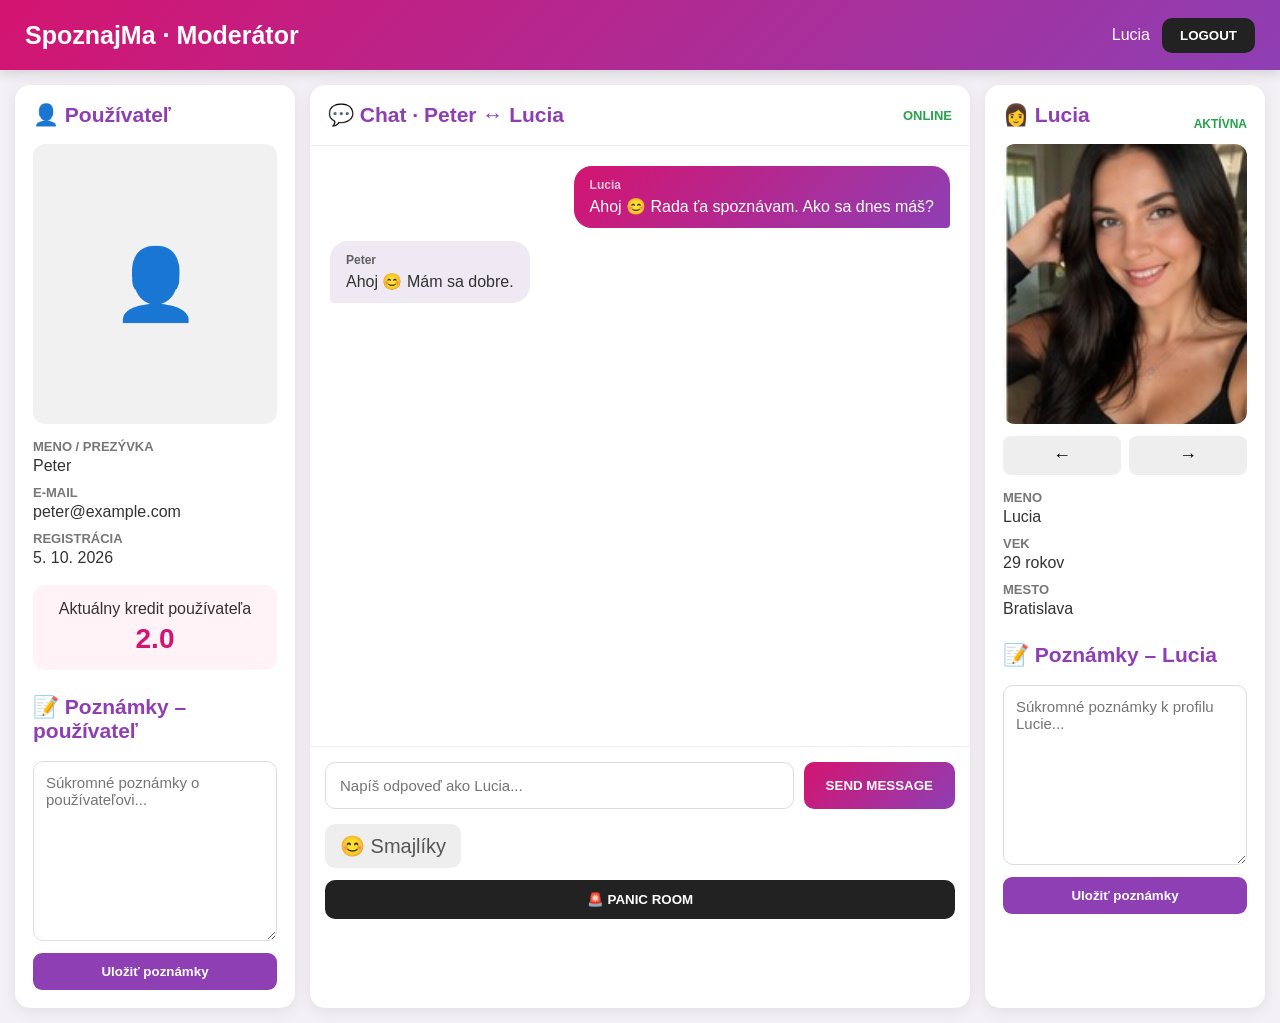
<file: admin.html>
<!DOCTYPE html>
<html lang="sk">
<head>
<meta charset="UTF-8">
<meta name="viewport" content="width=device-width, initial-scale=1.0">

<title>Moderátor – SpoznajMa</title>

<style>
* {
    box-sizing: border-box;
}

body {
    margin: 0;
    font-family: Arial, sans-serif;
    background: #f3f1f5;
    color: #333;
}

/* HLAVIČKA */

header {
    min-height: 70px;
    background: linear-gradient(135deg,#d41470,#8e3fb4);
    color: white;

    display: flex;
    align-items: center;
    justify-content: space-between;

    padding: 12px 25px;

    box-shadow: 0 3px 12px rgba(0,0,0,.15);
}

header h1 {
    margin: 0;
    font-size: 25px;
}

.header-right {
    display: flex;
    align-items: center;
    gap: 12px;
}

.logout {
    border: none;
    background: #222;
    color: white;
    padding: 10px 18px;
    border-radius: 10px;
    font-weight: bold;
    cursor: pointer;
}

/* ROZLOŽENIE */

.layout {
    display: grid;

    grid-template-columns:
        280px
        minmax(420px, 1fr)
        280px;

    gap: 15px;
    padding: 15px;

    min-height: calc(100vh - 70px);
}

/* PANELY */

.side {
    background: white;
    border-radius: 15px;
    padding: 18px;

    box-shadow:
        0 3px 15px rgba(0,0,0,.08);
}

.side h2 {
    margin-top: 0;
    color: #8e3fb4;
    font-size: 21px;
}

.photo-box {
    position: relative;
}

.side-photo {
    width: 100%;
    height: 280px;
    object-fit: cover;
    border-radius: 12px;
    background: #eee;
}

.info {
    margin-top: 15px;
}

.info strong {
    display: block;
    color: #777;
    font-size: 13px;
    margin-top: 10px;
}

.info span {
    display: block;
    font-size: 16px;
    margin-top: 3px;
}

/* KREDITY */

.credit-box {
    margin-top: 18px;
    padding: 15px;

    background: #fff3f8;
    border-radius: 12px;

    text-align: center;
}

.credit-number {
    display: block;
    margin-top: 5px;

    color: #d41470;
    font-size: 28px;
    font-weight: bold;
}

/* POZNÁMKY */

.notes-title {
    margin-top: 25px !important;
}

.notes {
    width: 100%;
    min-height: 180px;

    resize: vertical;

    padding: 12px;

    border: 1px solid #ddd;
    border-radius: 10px;

    font-family: Arial, sans-serif;
    font-size: 15px;

    outline: none;
}

.notes:focus {
    border-color: #a53db4;
}

.save-note {
    width: 100%;
    margin-top: 8px;

    padding: 11px;

    border: none;
    border-radius: 9px;

    background: #8e3fb4;
    color: white;

    font-weight: bold;
    cursor: pointer;
}

/* CHAT */

.chat-panel {
    background: white;
    border-radius: 15px;

    display: flex;
    flex-direction: column;

    min-width: 0;

    box-shadow:
        0 3px 15px rgba(0,0,0,.08);
}

.chat-header {
    padding: 18px;

    border-bottom: 1px solid #eee;

    display: flex;
    align-items: center;
    justify-content: space-between;
}

.chat-header h2 {
    margin: 0;
    color: #8e3fb4;
    font-size: 21px;
}

.status {
    color: #27a34a;
    font-size: 13px;
    font-weight: bold;
}

.messages {
    flex: 1;

    min-height: 500px;
    max-height: calc(100vh - 300px);

    overflow-y: auto;

    padding: 20px;

    display: flex;
    flex-direction: column;

    gap: 13px;
}

/* PETER VĽAVO */

.message.man {
    align-self: flex-start;

    max-width: 75%;

    background: #eee9f2;
    color: #333;

    padding: 12px 16px;

    border-radius: 18px;
    border-bottom-left-radius: 4px;
}

/* LUCIA VPRAVO */

.message.lucia {
    align-self: flex-end;

    max-width: 75%;

    background:
        linear-gradient(
            135deg,
            #d41470,
            #8e3fb4
        );

    color: white;

    padding: 12px 16px;

    border-radius: 18px;
    border-bottom-right-radius: 4px;
}

.message-name {
    font-size: 12px;
    font-weight: bold;

    margin-bottom: 5px;

    opacity: .75;
}

.message-image {
    display: block;

    max-width: 280px;
    max-height: 350px;

    border-radius: 12px;

    margin-top: 5px;
}

/* VSTUP */

.composer {
    border-top: 1px solid #eee;

    padding: 15px;

    display: flex;
    gap: 10px;
}

.composer input {
    flex: 1;
    min-width: 0;

    padding: 14px;

    border: 1px solid #ddd;
    border-radius: 10px;

    outline: none;

    font-size: 15px;
}

.send {
    border: none;
    border-radius: 10px;

    padding: 0 22px;

    background:
        linear-gradient(
            135deg,
            #d41470,
            #8e3fb4
        );

    color: white;

    font-weight: bold;

    cursor: pointer;
}

/* SMAJLÍKY */

.emoji-area {
    position: relative;

    padding: 0 15px 12px;
}

.emoji-button {
    border: none;

    background: #eee;

    color: #555;

    padding: 10px 15px;

    border-radius: 10px;

    font-size: 20px;

    cursor: pointer;
}

.emoji-panel {
    display: none;

    position: absolute;

    left: 15px;
    bottom: 58px;

    width: min(420px, 90%);

    max-height: 300px;

    overflow-y: auto;

    background: white;

    border: 1px solid #ddd;

    border-radius: 15px;

    padding: 12px;

    box-shadow:
        0 8px 25px rgba(0,0,0,.22);

    z-index: 100;
}

.emoji-panel.open {
    display: block;
}

.emoji-title {
    color: #8e3fb4;
    font-weight: bold;
    margin-bottom: 10px;
}

.emoji-grid {
    display: grid;

    grid-template-columns:
        repeat(8, 1fr);

    gap: 4px;
}

.emoji {
    border: none;
    background: transparent;

    font-size: 26px;

    padding: 6px 2px;

    border-radius: 8px;

    cursor: pointer;
}

.emoji:hover {
    background: #f3e7f5;
}

/* ADMIN TLAČIDLÁ */

.admin-buttons {
    display: flex;
    gap: 10px;

    padding: 0 15px 15px;
}

.admin-button {
    flex: 1;

    padding: 12px;

    border: none;
    border-radius: 10px;

    font-weight: bold;
    cursor: pointer;
}

.panic {
    background: #222;
    color: white;
}

.next {
    display: none;
}

/* LUCIA */

.profile-title {
    display: flex;
    align-items: center;
    justify-content: space-between;
}

.profile-title span {
    color: #27a34a;
    font-size: 12px;
    font-weight: bold;
}

.photo-arrows {
    display: flex;
    gap: 8px;
    margin-top: 8px;
}

.photo-arrows button {
    flex: 1;

    border: none;

    padding: 9px;

    border-radius: 8px;

    background: #eee;

    cursor: pointer;

    font-size: 18px;
}

/* MOBIL / TABLET */

@media (max-width:1000px) {

    .layout {
        grid-template-columns: 1fr;
    }

    .messages {
        max-height: 500px;
    }

    .side-photo {
        height: 350px;
    }
}

@media (max-width:600px) {

    header {
        padding: 12px;
    }

    header h1 {
        font-size: 19px;
    }

    .layout {
        padding: 8px;
    }

    .composer {
        flex-direction: column;
    }

    .send {
        padding: 14px;
    }

    .emoji-grid {
        grid-template-columns:
            repeat(7, 1fr);
    }

    .admin-buttons {
        flex-direction: column;
    }
}
</style>
</head>

<body>

<header>

    <h1>
        SpoznajMa · Moderátor
    </h1>

    <div class="header-right">

        <span>
            Lucia
        </span>

        <button
            class="logout"
            onclick="logout()"
        >
            LOGOUT
        </button>

    </div>

</header>


<div class="layout">

<!-- ĽAVÝ PANEL – PETER -->

<section class="side">

    <h2>
        👤 Používateľ
    </h2>

    <div class="photo-box">

        <div
            id="manPhoto"
            style="
                width:100%;
                height:280px;
                border-radius:12px;
                background:#f1f1f1;
                display:flex;
                align-items:center;
                justify-content:center;
                font-size:70px;
            "
        >
            👤
        </div>

    </div>

    <div class="info">

        <strong>MENO / PREZÝVKA</strong>

        <span id="manName">
            Peter
        </span>

        <strong>E-MAIL</strong>

        <span id="manEmail">
            peter@example.com
        </span>

        <strong>REGISTRÁCIA</strong>

        <span>
            5. 10. 2026
        </span>

    </div>

    <div class="credit-box">

        Aktuálny kredit používateľa

        <span
            class="credit-number"
            id="manCredits"
        >
            2.0
        </span>

    </div>

    <h2 class="notes-title">
        📝 Poznámky – používateľ
    </h2>

    <textarea
        class="notes"
        id="manNotes"
        placeholder="Súkromné poznámky o používateľovi..."
    ></textarea>

    <button
        class="save-note"
        onclick="saveManNotes()"
    >
        Uložiť poznámky
    </button>

</section>


<!-- STRED – CHAT -->

<section class="chat-panel">

    <div class="chat-header">

        <h2>
            💬 Chat · Peter ↔ Lucia
        </h2>

        <span class="status">
            ONLINE
        </span>

    </div>


    <div
        class="messages"
        id="messages"
    >

        <div class="message lucia">

            <div class="message-name">
                Lucia
            </div>

            Ahoj 😊 Rada ťa spoznávam.
            Ako sa dnes máš?

        </div>


        <div class="message man">

            <div class="message-name">
                Peter
            </div>

            Ahoj 😊 Mám sa dobre.

        </div>

    </div>


    <div class="composer">

        <input
            type="text"
            id="messageInput"
            placeholder="Napíš odpoveď ako Lucia..."
            autocomplete="off"
        >

        <button
            class="send"
            onclick="sendMessage()"
        >
            SEND MESSAGE
        </button>

    </div>


    <!-- SMAJLÍKY -->

    <div class="emoji-area">

        <button
            class="emoji-button"
            type="button"
            onclick="toggleEmojiPanel()"
        >
            😊 Smajlíky
        </button>


        <div
            class="emoji-panel"
            id="emojiPanel"
        >

            <div class="emoji-title">
                Smajlíky
            </div>

            <div class="emoji-grid">

                <button class="emoji" onclick="insertEmoji('😀')">😀</button>
                <button class="emoji" onclick="insertEmoji('😃')">😃</button>
                <button class="emoji" onclick="insertEmoji('😄')">😄</button>
                <button class="emoji" onclick="insertEmoji('😁')">😁</button>
                <button class="emoji" onclick="insertEmoji('😆')">😆</button>
                <button class="emoji" onclick="insertEmoji('😅')">😅</button>
                <button class="emoji" onclick="insertEmoji('😂')">😂</button>
                <button class="emoji" onclick="insertEmoji('🤣')">🤣</button>

                <button class="emoji" onclick="insertEmoji('😊')">😊</button>
                <button class="emoji" onclick="insertEmoji('😍')">😍</button>
                <button class="emoji" onclick="insertEmoji('🥰')">🥰</button>
                <button class="emoji" onclick="insertEmoji('😘')">😘</button>
                <button class="emoji" onclick="insertEmoji('😉')">😉</button>
                <button class="emoji" onclick="insertEmoji('😎')">😎</button>
                <button class="emoji" onclick="insertEmoji('🤭')">🤭</button>
                <button class="emoji" onclick="insertEmoji('😏')">😏</button>

                <button class="emoji" onclick="insertEmoji('😜')">😜</button>
                <button class="emoji" onclick="insertEmoji('🥳')">🥳</button>
                <button class="emoji" onclick="insertEmoji('🤗')">🤗</button>
                <button class="emoji" onclick="insertEmoji('❤️')">❤️</button>
                <button class="emoji" onclick="insertEmoji('🩷')">🩷</button>
                <button class="emoji" onclick="insertEmoji('💕')">💕</button>
                <button class="emoji" onclick="insertEmoji('💖')">💖</button>
                <button class="emoji" onclick="insertEmoji('💋')">💋</button>

                <button class="emoji" onclick="insertEmoji('👍')">👍</button>
                <button class="emoji" onclick="insertEmoji('👌')">👌</button>
                <button class="emoji" onclick="insertEmoji('👏')">👏</button>
                <button class="emoji" onclick="insertEmoji('🙏')">🙏</button>
                <button class="emoji" onclick="insertEmoji('🔥')">🔥</button>
                <button class="emoji" onclick="insertEmoji('🎉')">🎉</button>
                <button class="emoji" onclick="insertEmoji('🥰')">🥰</button>
                <button class="emoji" onclick="insertEmoji('😘')">😘</button>

                <button class="emoji" onclick="insertEmoji('😢')">😢</button>
                <button class="emoji" onclick="insertEmoji('😭')">😭</button>
                <button class="emoji" onclick="insertEmoji('😡')">😡</button>
                <button class="emoji" onclick="insertEmoji('😱')">😱</button>
                <button class="emoji" onclick="insertEmoji('🤔')">🤔</button>
                <button class="emoji" onclick="insertEmoji('😴')">😴</button>
                <button class="emoji" onclick="insertEmoji('🙈')">🙈</button>
                <button class="emoji" onclick="insertEmoji('😉')">😉</button>

            </div>

        </div>

    </div>


    <!-- PANIC ROOM -->

    <div class="admin-buttons">

        <button
            class="admin-button panic"
            onclick="panicRoom()"
        >
            🚨 PANIC ROOM
        </button>

    </div>

</section>


<!-- PRAVÝ PANEL – LUCIA -->

<section class="side">

    <div class="profile-title">

        <h2>
            👩 Lucia
        </h2>

        <span>
            AKTÍVNA
        </span>

    </div>


    <div class="photo-box">

        <img
            class="side-photo"
            id="luciaPhoto"
            src="images/lucia-1.jpg"
            alt="Lucia"
        >

    </div>


    <div class="photo-arrows">

        <button
            onclick="previousLuciaPhoto()"
        >
            ←
        </button>

        <button
            onclick="nextLuciaPhoto()"
        >
            →
        </button>

    </div>


    <div class="info">

        <strong>MENO</strong>

        <span>
            Lucia
        </span>

        <strong>VEK</strong>

        <span>
            29 rokov
        </span>

        <strong>MESTO</strong>

        <span>
            Bratislava
        </span>

    </div>


    <h2 class="notes-title">
        📝 Poznámky – Lucia
    </h2>

    <textarea
        class="notes"
        id="luciaNotes"
        placeholder="Súkromné poznámky k profilu Lucie..."
    ></textarea>

    <button
        class="save-note"
        onclick="saveLuciaNotes()"
    >
        Uložiť poznámky
    </button>

</section>

</div>


<script>

/* POZNÁMKY */

function saveManNotes() {

    localStorage.setItem(
        "admin_man_notes",
        document.getElementById(
            "manNotes"
        ).value
    );

    alert(
        "Poznámky používateľa boli uložené."
    );
}


function saveLuciaNotes() {

    localStorage.setItem(
        "admin_lucia_notes",
        document.getElementById(
            "luciaNotes"
        ).value
    );

    alert(
        "Poznámky Lucie boli uložené."
    );
}


document.getElementById(
    "manNotes"
).value =
localStorage.getItem(
    "admin_man_notes"
) || "";


document.getElementById(
    "luciaNotes"
).value =
localStorage.getItem(
    "admin_lucia_notes"
) || "";


/* LUCIA FOTKY */

const luciaPhotos = [

    "images/lucia-1.jpg",
    "images/lucia-2.jpg",
    "images/lucia-3.jpg",
    "images/lucia-4.jpg"

];

let luciaPhotoIndex = 0;


function showLuciaPhoto() {

    document.getElementById(
        "luciaPhoto"
    ).src =
    luciaPhotos[
        luciaPhotoIndex
    ];

}


function nextLuciaPhoto() {

    luciaPhotoIndex++;

    if (
        luciaPhotoIndex >=
        luciaPhotos.length
    ) {
        luciaPhotoIndex = 0;
    }

    showLuciaPhoto();

}


function previousLuciaPhoto() {

    luciaPhotoIndex--;

    if (
        luciaPhotoIndex < 0
    ) {
        luciaPhotoIndex =
            luciaPhotos.length - 1;
    }

    showLuciaPhoto();

}


/* ODPOVEĎ LUCIE */

function sendMessage() {

    const input =
        document.getElementById(
            "messageInput"
        );

    const text =
        input.value.trim();

    if (!text) {
        return;
    }


    const message =
        document.createElement(
            "div"
        );

    message.className =
        "message lucia";


    const name =
        document.createElement(
            "div"
        );

    name.className =
        "message-name";

    name.textContent =
        "Lucia";


    const content =
        document.createElement(
            "div"
        );

    content.textContent =
        text;


    message.appendChild(name);
    message.appendChild(content);


    document
        .getElementById(
            "messages"
        )
        .appendChild(message);


    input.value = "";


    message.scrollIntoView({
        behavior: "smooth",
        block: "nearest"
    });

}


/* ENTER */

document
    .getElementById(
        "messageInput"
    )
    .addEventListener(
        "keydown",
        function(event) {

            if (
                event.key === "Enter"
            ) {

                event.preventDefault();

                sendMessage();

            }

        }
    );


/* SMAJLÍKY */

function toggleEmojiPanel() {

    document
        .getElementById(
            "emojiPanel"
        )
        .classList.toggle(
            "open"
        );

}


function insertEmoji(emoji) {

    const input =
        document.getElementById(
            "messageInput"
        );

    input.value += emoji;

    input.focus();

}


/* PANIC ROOM */

function panicRoom() {

    alert(
        "PANIC ROOM – konverzácia bola ukončená."
    );

    window.location.href =
        "admin.html";

}


/* LOGOUT */

function logout() {

    const confirmLogout =
        confirm(
            "Naozaj sa chceš odhlásiť?"
        );

    if (!confirmLogout) {
        return;
    }

    window.location.href =
        "prihlasenie.html";

}

</script>

</body>
</html>
</file>
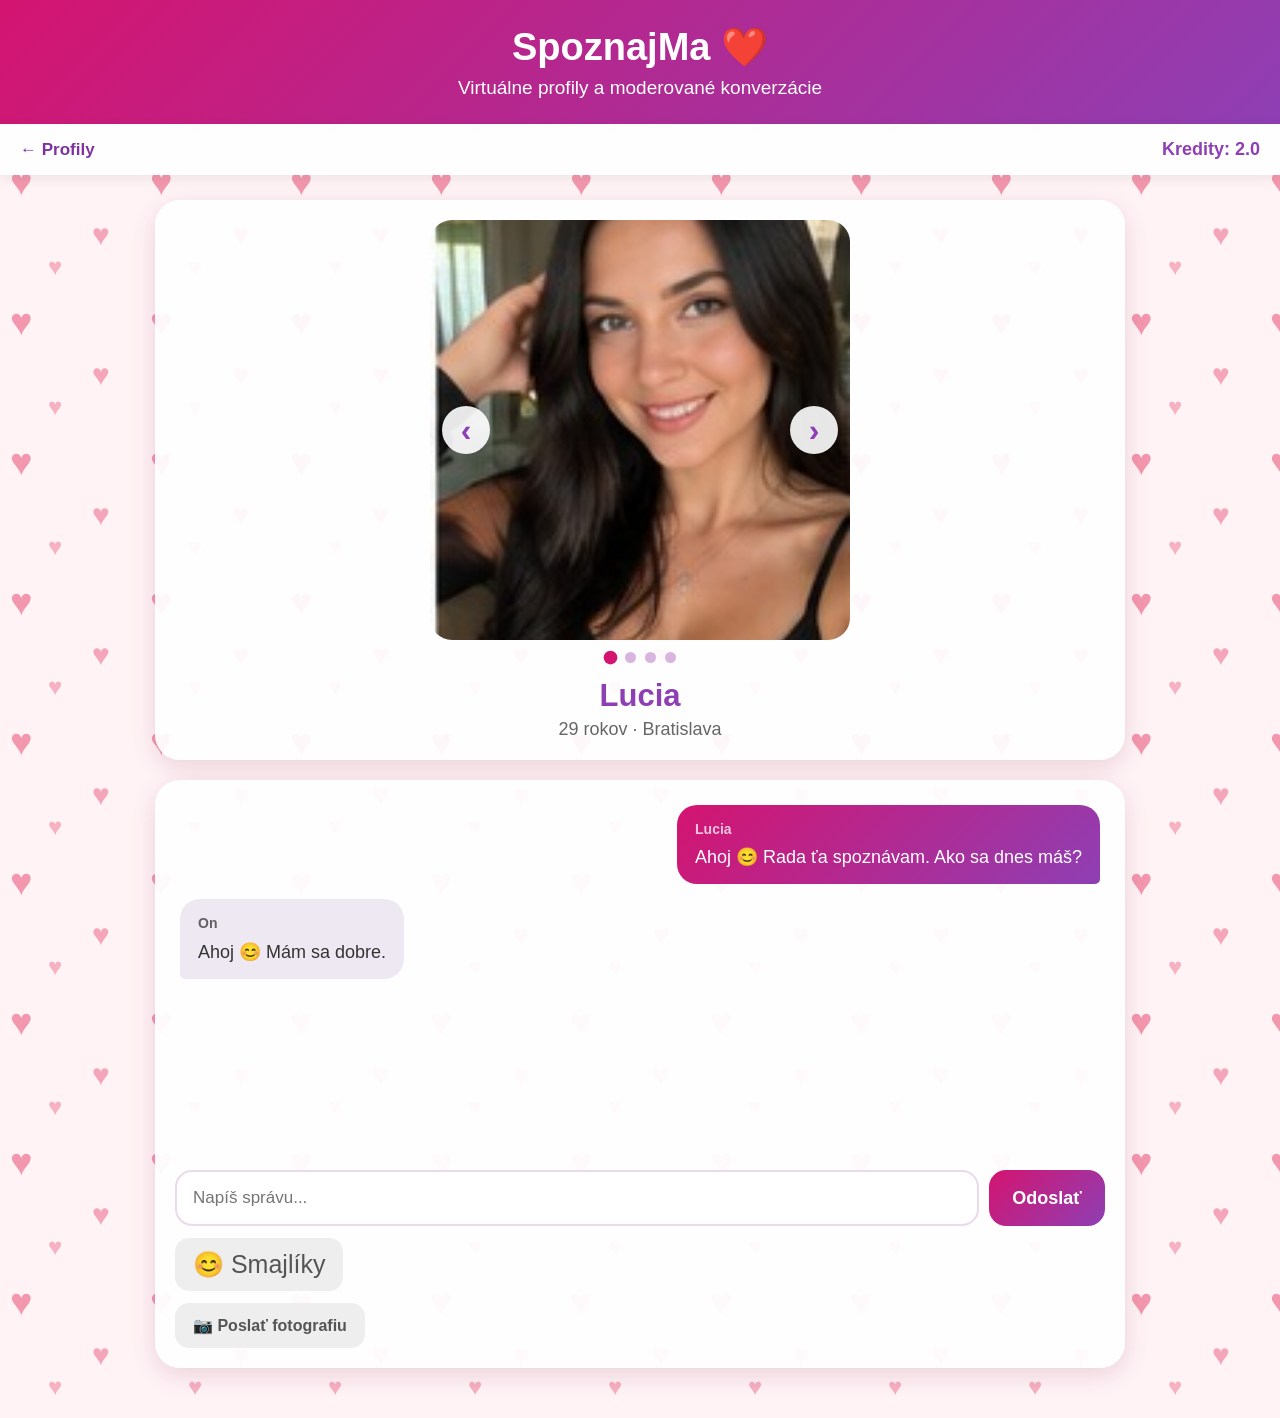
<file: chat.html>
<!DOCTYPE html>
<html lang="sk">
<head>
<meta charset="UTF-8">
<meta name="viewport" content="width=device-width, initial-scale=1.0">

<title>Chat – SpoznajMa ❤️</title>

<style>
* {
    box-sizing: border-box;
}

body {
    margin: 0;
    font-family: Arial, sans-serif;
    color: #333;
    background-color: #fff3f6;

    background-image:
        url("data:image/svg+xml,%3Csvg xmlns='http://www.w3.org/2000/svg' width='140' height='140' viewBox='0 0 140 140'%3E%3Ctext x='10' y='55' font-size='38' fill='%23e0003b' fill-opacity='0.38'%3E♥%3C/text%3E%3Ctext x='92' y='105' font-size='30' fill='%23e0003b' fill-opacity='0.32'%3E♥%3C/text%3E%3Ctext x='48' y='135' font-size='24' fill='%23e0003b' fill-opacity='0.27'%3E♥%3C/text%3E%3C/svg%3E");

    background-repeat: repeat;
    background-size: 140px 140px;
    min-height: 100vh;
}

header {
    background: linear-gradient(135deg,#d41470,#8e3fb4);
    color: white;
    text-align: center;
    padding: 25px 15px;
}

header h1 {
    margin: 0;
    font-size: 38px;
}

header p {
    margin: 8px 0 0;
    font-size: 19px;
}

.topbar {
    background: rgba(255,255,255,.96);
    padding: 15px 20px;

    display: flex;
    justify-content: space-between;
    align-items: center;

    gap: 10px;

    box-shadow: 0 3px 12px rgba(0,0,0,.08);
}

.back {
    text-decoration: none;
    color: #7e32a2;
    font-weight: bold;
    font-size: 17px;
}

.credits {
    color: #8e3fb4;
    font-weight: bold;
    font-size: 18px;
}

.container {
    max-width: 1000px;
    margin: 25px auto 50px;
    padding: 0 15px;
}

.profile {
    background: rgba(255,255,255,.92);
    border-radius: 25px;
    padding: 20px;

    text-align: center;

    box-shadow:
        0 7px 25px rgba(120,30,60,.15);
}

.profile-photo-area {
    position: relative;
    max-width: 420px;
    margin: auto;
}

.profile img {
    width: 100%;
    height: 420px;
    object-fit: cover;
    border-radius: 22px;
    display: block;
}

.photo-arrow {
    position: absolute;
    top: 50%;
    transform: translateY(-50%);

    width: 48px;
    height: 48px;

    border: none;
    border-radius: 50%;

    background: rgba(255,255,255,.90);
    color: #8e3fb4;

    font-size: 32px;
    font-weight: bold;
    cursor: pointer;
}

.photo-arrow.left {
    left: 12px;
}

.photo-arrow.right {
    right: 12px;
}

.photo-dots {
    display: flex;
    justify-content: center;
    gap: 9px;
    margin-top: 12px;
}

.photo-dot {
    width: 11px;
    height: 11px;
    border-radius: 50%;
    background: #d8b5df;
    cursor: pointer;
}

.photo-dot.active {
    background: #d41470;
    transform: scale(1.25);
}

.profile h2 {
    margin: 15px 0 5px;
    color: #8e3fb4;
    font-size: 31px;
}

.profile p {
    margin: 0;
    color: #666;
    font-size: 18px;
}

.chat-box {
    margin-top: 20px;

    background: rgba(255,255,255,.94);

    border-radius: 25px;
    padding: 20px;

    box-shadow:
        0 7px 25px rgba(120,30,60,.15);
}

.messages {
    display: flex;
    flex-direction: column;

    gap: 15px;

    min-height: 350px;
    max-height: 500px;

    overflow-y: auto;

    padding: 5px;
}

.message.man {
    align-self: flex-start;

    max-width: 75%;

    background: #eee8f3;
    color: #333;

    border-radius: 20px;
    border-bottom-left-radius: 5px;

    padding: 14px 18px;

    font-size: 18px;
    line-height: 1.45;
}

.message.woman {
    align-self: flex-end;

    max-width: 75%;

    background:
        linear-gradient(
            135deg,
            #d41470,
            #8e3fb4
        );

    color: white;

    border-radius: 20px;
    border-bottom-right-radius: 5px;

    padding: 14px 18px;

    font-size: 18px;
    line-height: 1.45;
}

.name {
    font-size: 14px;
    font-weight: bold;

    margin-bottom: 5px;

    opacity: .75;
}

.message-image {
    display: block;

    max-width: 280px;
    max-height: 350px;

    border-radius: 15px;

    margin-top: 5px;
}

.input-area {
    margin-top: 20px;

    display: flex;
    gap: 10px;
}

.input-area input {
    flex: 1;
    min-width: 0;

    padding: 16px;

    border: 2px solid #eadbea;
    border-radius: 17px;

    font-size: 17px;
    outline: none;

    background: white;
}

.input-area input:focus {
    border-color: #a53db4;
}

.send {
    border: none;

    border-radius: 17px;

    padding: 0 23px;

    background:
        linear-gradient(
            135deg,
            #d41470,
            #8e3fb4
        );

    color: white;

    font-size: 18px;
    font-weight: bold;

    cursor: pointer;
}

/* SMAJLÍKY */

.emoji-area {
    position: relative;
    margin-top: 12px;
}

.emoji-button {
    border: none;

    padding: 12px 18px;

    border-radius: 14px;

    background: #eee;

    color: #555;

    font-size: 25px;

    cursor: pointer;
}

.emoji-panel {
    display: none;

    position: absolute;

    left: 0;
    bottom: 58px;

    width: min(420px, 95vw);

    max-height: 300px;

    overflow-y: auto;

    background: white;

    border: 1px solid #ddd;

    border-radius: 16px;

    padding: 12px;

    box-shadow:
        0 8px 25px rgba(0,0,0,.20);

    z-index: 1000;
}

.emoji-panel.open {
    display: block;
}

.emoji-title {
    font-weight: bold;

    color: #8e3fb4;

    margin-bottom: 10px;
}

.emoji-grid {
    display: grid;

    grid-template-columns:
        repeat(8, 1fr);

    gap: 5px;
}

.emoji {
    border: none;

    background: transparent;

    font-size: 27px;

    padding: 6px 2px;

    border-radius: 8px;

    cursor: pointer;
}

.emoji:hover {
    background: #f3e7f5;
}

/* FOTO */

.photo-send {
    margin-top: 12px;

    display: flex;

    align-items: center;

    gap: 10px;

    flex-wrap: wrap;
}

.photo-label {
    display: inline-block;

    padding: 13px 18px;

    border-radius: 14px;

    background: #eee;

    color: #555;

    font-weight: bold;

    cursor: pointer;
}

#photoInput {
    display: none;
}

.selected-photo {
    font-size: 14px;
    color: #777;
}

@media (max-width:700px) {

    header h1 {
        font-size: 31px;
    }

    header p {
        font-size: 17px;
    }

    .topbar {
        padding: 13px;
    }

    .profile img {
        height: 390px;
    }

    .message.man,
    .message.woman {
        max-width: 85%;
    }

    .input-area {
        flex-direction: column;
    }

    .send {
        padding: 15px;
    }

    .message-image {
        max-width: 220px;
    }

    .emoji-grid {
        grid-template-columns:
            repeat(7, 1fr);
    }
}
</style>
</head>

<body>

<header>

    <h1>SpoznajMa ❤️</h1>

    <p>
        Virtuálne profily a moderované konverzácie
    </p>

</header>

<div class="topbar">

    <a
        class="back"
        href="profily.html"
    >
        ← Profily
    </a>

    <div class="credits">

        Kredity:
        <span id="credits">
            2.0
        </span>

    </div>

</div>

<div class="container">

    <div class="profile">

        <div class="profile-photo-area">

            <img
                id="profileImage"
                src="images/lucia-1.jpg"
                alt="Lucia"
            >

            <button
                class="photo-arrow left"
                type="button"
                onclick="previousPhoto()"
            >
                ‹
            </button>

            <button
                class="photo-arrow right"
                type="button"
                onclick="nextPhoto()"
            >
                ›
            </button>

        </div>

        <div class="photo-dots">

            <span
                class="photo-dot active"
                onclick="showPhoto(0)"
            ></span>

            <span
                class="photo-dot"
                onclick="showPhoto(1)"
            ></span>

            <span
                class="photo-dot"
                onclick="showPhoto(2)"
            ></span>

            <span
                class="photo-dot"
                onclick="showPhoto(3)"
            ></span>

        </div>

        <h2 id="profileName">
            Lucia
        </h2>

        <p id="profileInfo">
            29 rokov · Bratislava
        </p>

    </div>

    <div class="chat-box">

        <div
            class="messages"
            id="messages"
        >

            <div class="message woman">

                <div class="name">
                    Lucia
                </div>

                Ahoj 😊 Rada ťa spoznávam.
                Ako sa dnes máš?

            </div>

            <div class="message man">

                <div class="name">
                    On
                </div>

                Ahoj 😊 Mám sa dobre.

            </div>

        </div>

        <div class="input-area">

            <input
                type="text"
                id="messageInput"
                placeholder="Napíš správu..."
                autocomplete="off"
            >

            <button
                class="send"
                id="sendButton"
                type="button"
            >
                Odoslať
            </button>

        </div>

        <!-- SMAJLÍKY -->

        <div class="emoji-area">

            <button
                class="emoji-button"
                type="button"
                onclick="toggleEmojiPanel()"
            >
                😊 Smajlíky
            </button>

            <div
                class="emoji-panel"
                id="emojiPanel"
            >

                <div class="emoji-title">
                    Smajlíky
                </div>

                <div class="emoji-grid">

                    <button class="emoji" onclick="insertEmoji('😀')">😀</button>
                    <button class="emoji" onclick="insertEmoji('😃')">😃</button>
                    <button class="emoji" onclick="insertEmoji('😄')">😄</button>
                    <button class="emoji" onclick="insertEmoji('😁')">😁</button>
                    <button class="emoji" onclick="insertEmoji('😆')">😆</button>
                    <button class="emoji" onclick="insertEmoji('😅')">😅</button>
                    <button class="emoji" onclick="insertEmoji('😂')">😂</button>
                    <button class="emoji" onclick="insertEmoji('🤣')">🤣</button>

                    <button class="emoji" onclick="insertEmoji('😊')">😊</button>
                    <button class="emoji" onclick="insertEmoji('😍')">😍</button>
                    <button class="emoji" onclick="insertEmoji('🥰')">🥰</button>
                    <button class="emoji" onclick="insertEmoji('😘')">😘</button>
                    <button class="emoji" onclick="insertEmoji('😉')">😉</button>
                    <button class="emoji" onclick="insertEmoji('😎')">😎</button>
                    <button class="emoji" onclick="insertEmoji('🤭')">🤭</button>
                    <button class="emoji" onclick="insertEmoji('😏')">😏</button>

                    <button class="emoji" onclick="insertEmoji('😜')">😜</button>
                    <button class="emoji" onclick="insertEmoji('🥳')">🥳</button>
                    <button class="emoji" onclick="insertEmoji('🤗')">🤗</button>
                    <button class="emoji" onclick="insertEmoji('❤️')">❤️</button>
                    <button class="emoji" onclick="insertEmoji('🩷')">🩷</button>
                    <button class="emoji" onclick="insertEmoji('💕')">💕</button>
                    <button class="emoji" onclick="insertEmoji('💖')">💖</button>
                    <button class="emoji" onclick="insertEmoji('💋')">💋</button>

                    <button class="emoji" onclick="insertEmoji('👍')">👍</button>
                    <button class="emoji" onclick="insertEmoji('👌')">👌</button>
                    <button class="emoji" onclick="insertEmoji('👏')">👏</button>
                    <button class="emoji" onclick="insertEmoji('🙏')">🙏</button>
                    <button class="emoji" onclick="insertEmoji('🔥')">🔥</button>
                    <button class="emoji" onclick="insertEmoji('🎉')">🎉</button>
                    <button class="emoji" onclick="insertEmoji('😘')">😘</button>
                    <button class="emoji" onclick="insertEmoji('🥰')">🥰</button>

                    <button class="emoji" onclick="insertEmoji('😢')">😢</button>
                    <button class="emoji" onclick="insertEmoji('😭')">😭</button>
                    <button class="emoji" onclick="insertEmoji('😡')">😡</button>
                    <button class="emoji" onclick="insertEmoji('😱')">😱</button>
                    <button class="emoji" onclick="insertEmoji('🤔')">🤔</button>
                    <button class="emoji" onclick="insertEmoji('😴')">😴</button>
                    <button class="emoji" onclick="insertEmoji('🙈')">🙈</button>
                    <button class="emoji" onclick="insertEmoji('😉')">😉</button>

                </div>

            </div>

        </div>

        <!-- FOTO -->

        <div class="photo-send">

            <label
                class="photo-label"
                for="photoInput"
            >
                📷 Poslať fotografiu
            </label>

            <input
                type="file"
                id="photoInput"
                accept="image/*"
            >

            <span
                class="selected-photo"
                id="selectedPhoto"
            ></span>

        </div>

    </div>

</div>

<script>

/* PROFILY */

const profiles = {

    Lucia: {
        name: "Lucia",
        info: "29 rokov · Bratislava",
        photos: [
            "images/lucia-1.jpg",
            "images/lucia-2.jpg",
            "images/lucia-3.jpg",
            "images/lucia-4.jpg"
        ]
    },

    Nina: {
        name: "Nina",
        info: "31 rokov · Košice",
        photos: [
            "images/nina-1.jpg",
            "images/nina-2.jpg",
            "images/nina-3.jpg",
            "images/nina-4.jpg"
        ]
    },

    Veronika: {
        name: "Veronika",
        info: "27 rokov · Žilina",
        photos: [
            "images/veronika-1.jpg",
            "images/veronika-2.jpg",
            "images/veronika-3.jpg",
            "images/veronika-4.jpg"
        ]
    },

    Petra: {
        name: "Petra",
        info: "34 rokov · Trnava",
        photos: [
            "images/petra-1.jpg",
            "images/petra-2.jpg",
            "images/petra-3.jpg",
            "images/petra-4.jpg"
        ]
    },

    Monika: {
        name: "Monika",
        info: "30 rokov · Nitra",
        photos: [
            "images/monika-1.jpg",
            "images/monika-2.jpg",
            "images/monika-3.jpg",
            "images/monika-4.jpg"
        ]
    },

    Sandra: {
        name: "Sandra",
        info: "26 rokov · Banská Bystrica",
        photos: [
            "images/sandra-1.jpg",
            "images/sandra-2.jpg",
            "images/sandra-3.jpg",
            "images/sandra-4.jpg"
        ]
    },

    Katarína: {
        name: "Katarína",
        info: "32 rokov · Prešov",
        photos: [
            "images/katarina-1.jpg",
            "images/katarina-2.jpg",
            "images/katarina-3.jpg",
            "images/katarina-4.jpg"
        ]
    },

    Simona: {
        name: "Simona",
        info: "28 rokov · Poprad",
        photos: [
            "images/simona-1.jpg",
            "images/simona-2.jpg",
            "images/simona-3.jpg",
            "images/simona-4.jpg"
        ]
    },

    Alexandra: {
        name: "Alexandra",
        info: "30 rokov · Trenčín · Trans žena",
        photos: [
            "images/alexandra-1.jpg",
            "images/alexandra-2.jpg",
            "images/alexandra-3.jpg",
            "images/alexandra-4.jpg"
        ]
    },

    Bianka: {
        name: "Bianka",
        info: "28 rokov · Zvolen · Bisexuálna žena",
        photos: [
            "images/bianka-1.jpg",
            "images/bianka-2.jpg",
            "images/bianka-3.jpg",
            "images/bianka-4.jpg"
        ]
    }

};

const params =
    new URLSearchParams(
        window.location.search
    );

const profileId =
    params.get("meno") || "Lucia";

const profile =
    profiles[profileId] || profiles.Lucia;

document
    .getElementById("profileName")
    .textContent =
    profile.name;

document
    .getElementById("profileInfo")
    .textContent =
    profile.info;


/* FOTKY */

const profileImage =
    document.getElementById(
        "profileImage"
    );

const dots =
    document.querySelectorAll(
        ".photo-dot"
    );

let currentPhoto = 0;

function showPhoto(index) {

    if (index < 0) {
        index =
            profile.photos.length - 1;
    }

    if (
        index >=
        profile.photos.length
    ) {
        index = 0;
    }

    currentPhoto = index;

    profileImage.src =
        profile.photos[
            currentPhoto
        ];

    dots.forEach(
        function(dot, i) {

            dot.classList.toggle(
                "active",
                i === currentPhoto
            );

        }
    );
}

function nextPhoto() {
    showPhoto(currentPhoto + 1);
}

function previousPhoto() {
    showPhoto(currentPhoto - 1);
}

showPhoto(0);


/* KREDITY */

const userId =
    localStorage.getItem(
        "spoznajma_user_id"
    ) ||
    localStorage.getItem(
        "spoznajma_email"
    ) ||
    "demo-user";

const creditKey =
    "spoznajma_user_credits_" +
    userId;

let credits =
    localStorage.getItem(
        creditKey
    );

if (credits === null) {

    credits = 2;

    localStorage.setItem(
        creditKey,
        credits
    );
}

credits = Number(credits);

function updateCredits() {

    document
        .getElementById("credits")
        .textContent =
        credits.toFixed(1);

}

updateCredits();


/* TEXTOVÁ SPRÁVA */

function sendMessage() {

    const input =
        document.getElementById(
            "messageInput"
        );

    const text =
        input.value.trim();

    if (!text) {
        return;
    }

    if (credits < 0.5) {

        alert(
            "Nemáš dostatok kreditov."
        );

        return;
    }

    credits -= 0.5;

    localStorage.setItem(
        creditKey,
        credits
    );

    const message =
        document.createElement(
            "div"
        );

    message.className =
        "message man";

    const name =
        document.createElement(
            "div"
        );

    name.className =
        "name";

    name.textContent =
        "On";

    const content =
        document.createElement(
            "div"
        );

    content.textContent =
        text;

    message.appendChild(name);
    message.appendChild(content);

    document
        .getElementById("messages")
        .appendChild(message);

    input.value = "";

    updateCredits();

    message.scrollIntoView({
        behavior: "smooth",
        block: "nearest"
    });
}

document
    .getElementById("sendButton")
    .addEventListener(
        "click",
        sendMessage
    );

document
    .getElementById("messageInput")
    .addEventListener(
        "keydown",
        function(event) {

            if (event.key === "Enter") {

                event.preventDefault();

                sendMessage();
            }

        }
    );


/* SMAJLÍKY */

function toggleEmojiPanel() {

    document
        .getElementById("emojiPanel")
        .classList.toggle("open");

}

function insertEmoji(emoji) {

    const input =
        document.getElementById(
            "messageInput"
        );

    input.value += emoji;

    input.focus();

}


/* FOTO V SPRÁVE */

document
    .getElementById("photoInput")
    .addEventListener(
        "change",
        function(event) {

            const file =
                event.target.files[0];

            if (!file) {
                return;
            }

            if (
                !file.type.startsWith(
                    "image/"
                )
            ) {

                alert(
                    "Vyber obrázok."
                );

                return;
            }

            if (credits < 0.5) {

                alert(
                    "Nemáš dostatok kreditov."
                );

                event.target.value = "";

                return;
            }

            credits -= 0.5;

            localStorage.setItem(
                creditKey,
                credits
            );

            const reader =
                new FileReader();

            reader.onload =
                function(e) {

                    const message =
                        document.createElement(
                            "div"
                        );

                    message.className =
                        "message man";

                    const name =
                        document.createElement(
                            "div"
                        );

                    name.className =
                        "name";

                    name.textContent =
                        "On";

                    const image =
                        document.createElement(
                            "img"
                        );

                    image.className =
                        "message-image";

                    image.src =
                        e.target.result;

                    image.alt =
                        "Fotografia od používateľa";

                    message.appendChild(name);
                    message.appendChild(image);

                    document
                        .getElementById(
                            "messages"
                        )
                        .appendChild(message);

                    updateCredits();

                    document
                        .getElementById(
                            "selectedPhoto"
                        )
                        .textContent = "";

                    message.scrollIntoView({
                        behavior: "smooth",
                        block: "nearest"
                    });

                };

            reader.readAsDataURL(file);

            event.target.value = "";

        }
    );

</script>

</body>
</html>
</file>
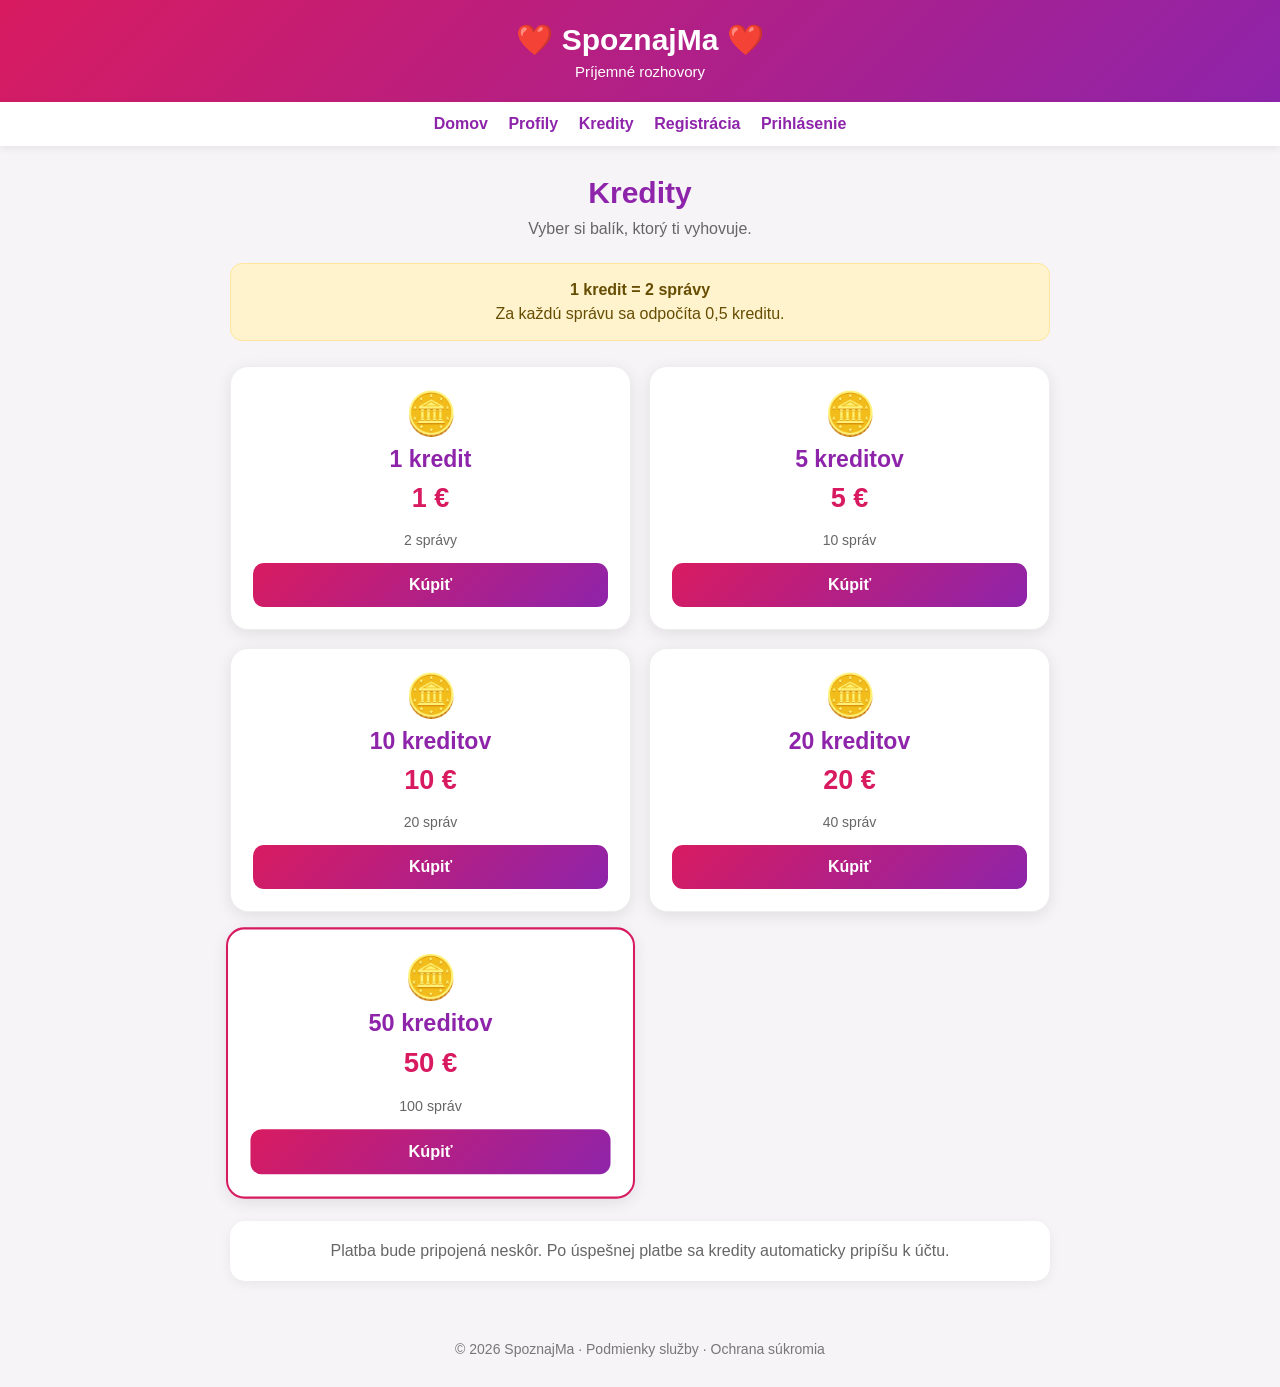
<file: kredity.html>
<!DOCTYPE html>
<html lang="sk">
<head>
  <meta charset="UTF-8">
  <meta name="viewport" content="width=device-width, initial-scale=1.0">
  <title>Kredity | SpoznajMa</title>

  <style>
    * {
      box-sizing: border-box;
    }

    body {
      margin: 0;
      font-family: Arial, sans-serif;
      background: #f7f4f8;
      color: #333;
    }

    header {
      background: linear-gradient(135deg, #d81b60, #8e24aa);
      color: white;
      text-align: center;
      padding: 22px 15px;
    }

    header h1 {
      margin: 0 0 6px;
      font-size: 30px;
    }

    header p {
      margin: 0;
      font-size: 15px;
    }

    nav {
      background: white;
      padding: 13px 8px;
      text-align: center;
      box-shadow: 0 2px 8px rgba(0,0,0,0.08);
    }

    nav a {
      margin: 0 8px;
      color: #8e24aa;
      text-decoration: none;
      font-weight: bold;
    }

    .container {
      max-width: 850px;
      margin: 30px auto;
      padding: 0 15px;
    }

    .intro {
      text-align: center;
      margin-bottom: 25px;
    }

    .intro h2 {
      color: #8e24aa;
      font-size: 30px;
      margin: 0 0 10px;
    }

    .intro p {
      color: #666;
      margin: 0;
    }

    .info {
      background: #fff3cd;
      border: 1px solid #ffe69c;
      color: #664d03;
      padding: 14px;
      border-radius: 12px;
      text-align: center;
      margin-bottom: 25px;
      line-height: 1.5;
    }

    .credits {
      display: grid;
      grid-template-columns: repeat(2, 1fr);
      gap: 18px;
    }

    .card {
      background: white;
      border-radius: 18px;
      padding: 22px;
      text-align: center;
      box-shadow: 0 4px 16px rgba(0,0,0,0.09);
      border: 1px solid #eee;
    }

    .card.featured {
      border: 2px solid #d81b60;
      transform: scale(1.02);
    }

    .coin {
      font-size: 42px;
      margin-bottom: 8px;
    }

    .card h3 {
      margin: 5px 0;
      color: #8e24aa;
      font-size: 23px;
    }

    .price {
      font-size: 27px;
      font-weight: bold;
      color: #d81b60;
      margin: 10px 0 18px;
    }

    .messages {
      color: #666;
      font-size: 14px;
      margin-bottom: 15px;
    }

    .buy {
      display: block;
      width: 100%;
      padding: 13px;
      border-radius: 11px;
      background: linear-gradient(135deg, #d81b60, #8e24aa);
      color: white;
      text-decoration: none;
      font-weight: bold;
      border: none;
      cursor: pointer;
      font-size: 16px;
    }

    .buy:hover {
      opacity: 0.92;
    }

    .note {
      background: white;
      border-radius: 15px;
      padding: 18px;
      margin-top: 25px;
      text-align: center;
      color: #666;
      line-height: 1.5;
      box-shadow: 0 3px 12px rgba(0,0,0,0.06);
    }

    footer {
      text-align: center;
      padding: 30px 15px;
      color: #777;
      font-size: 14px;
    }

    @media (max-width: 600px) {
      .credits {
        grid-template-columns: 1fr;
      }

      .card.featured {
        transform: none;
      }

      header h1 {
        font-size: 25px;
      }
    }
  </style>
</head>

<body>

<header>
  <h1>❤️ SpoznajMa ❤️</h1>
  <p>Príjemné rozhovory</p>
</header>

<nav>
  <a href="index.html">Domov</a>
  <a href="profily.html">Profily</a>
  <a href="kredity.html">Kredity</a>
  <a href="registracia.html">Registrácia</a>
  <a href="prihlasenie.html">Prihlásenie</a>
</nav>

<div class="container">

  <div class="intro">
    <h2>Kredity</h2>
    <p>Vyber si balík, ktorý ti vyhovuje.</p>
  </div>

  <div class="info">
    <strong>1 kredit = 2 správy</strong><br>
    Za každú správu sa odpočíta 0,5 kreditu.
  </div>

  <div class="credits">

    <div class="card">
      <div class="coin">🪙</div>
      <h3>1 kredit</h3>
      <div class="price">1 €</div>
      <div class="messages">2 správy</div>
      <button class="buy" onclick="buyCredits(1)">
        Kúpiť
      </button>
    </div>

    <div class="card">
      <div class="coin">🪙</div>
      <h3>5 kreditov</h3>
      <div class="price">5 €</div>
      <div class="messages">10 správ</div>
      <button class="buy" onclick="buyCredits(5)">
        Kúpiť
      </button>
    </div>

    <div class="card">
      <div class="coin">🪙</div>
      <h3>10 kreditov</h3>
      <div class="price">10 €</div>
      <div class="messages">20 správ</div>
      <button class="buy" onclick="buyCredits(10)">
        Kúpiť
      </button>
    </div>

    <div class="card">
      <div class="coin">🪙</div>
      <h3>20 kreditov</h3>
      <div class="price">20 €</div>
      <div class="messages">40 správ</div>
      <button class="buy" onclick="buyCredits(20)">
        Kúpiť
      </button>
    </div>

    <div class="card featured">
      <div class="coin">🪙</div>
      <h3>50 kreditov</h3>
      <div class="price">50 €</div>
      <div class="messages">100 správ</div>
      <button class="buy" onclick="buyCredits(50)">
        Kúpiť
      </button>
    </div>

  </div>

  <div class="note">
    Platba bude pripojená neskôr. Po úspešnej platbe sa kredity
    automaticky pripíšu k účtu.
  </div>

</div>

<footer>
  © 2026 SpoznajMa · Podmienky služby · Ochrana súkromia
</footer>

<script>
  function buyCredits(amount) {
    alert(
      "Vybral si " +
      amount +
      (amount === 1 ? " kredit." : " kreditov.") +
      " Platba bude pripojená neskôr."
    );
  }
</script>

</body>
</html>
</file>
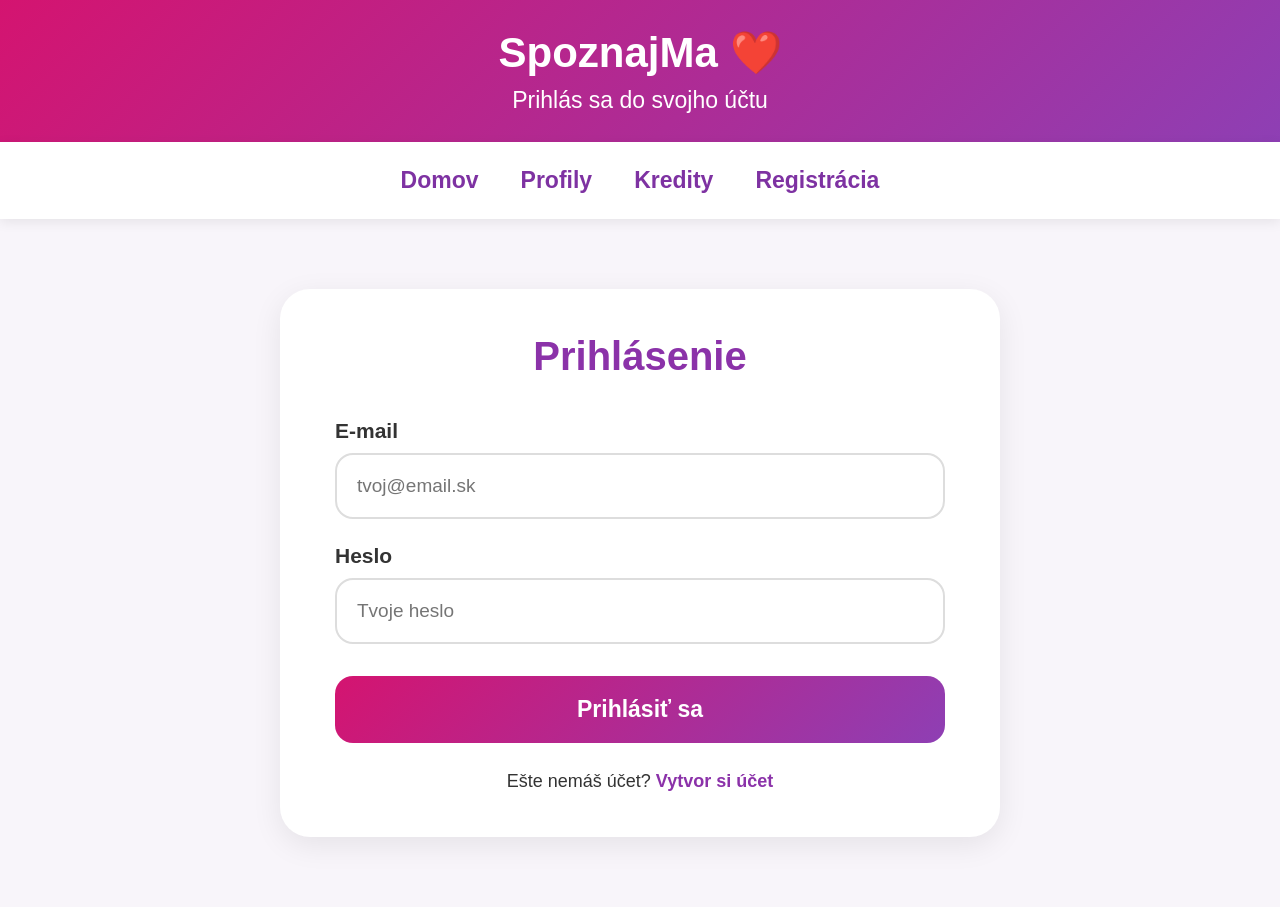
<file: prihlasenie.html>
<!DOCTYPE html>
<html lang="sk">
<head>
<meta charset="UTF-8">
<meta name="viewport" content="width=device-width, initial-scale=1.0">
<title>Prihlásenie – SpoznajMa</title>

<style>
* {
    box-sizing: border-box;
}

body {
    margin: 0;
    font-family: Arial, sans-serif;
    background: #f8f5fa;
    color: #333;
}

header {
    background: linear-gradient(135deg, #d41470, #8e3fb4);
    color: white;
    text-align: center;
    padding: 28px 15px;
}

header h1 {
    margin: 0;
    font-size: 42px;
}

header p {
    margin: 10px 0 0;
    font-size: 23px;
}

nav {
    background: white;
    display: flex;
    justify-content: center;
    gap: 42px;
    padding: 25px 10px;
    box-shadow: 0 3px 12px rgba(0,0,0,.08);
}

nav a {
    text-decoration: none;
    color: #7e32a2;
    font-weight: bold;
    font-size: 23px;
}

.container {
    max-width: 760px;
    margin: 70px auto;
    padding: 0 20px;
}

.card {
    background: white;
    border-radius: 30px;
    padding: 45px 55px;
    box-shadow: 0 8px 30px rgba(0,0,0,.08);
}

h2 {
    text-align: center;
    color: #8b32a9;
    font-size: 40px;
    margin-top: 0;
    margin-bottom: 40px;
}

label {
    display: block;
    font-size: 21px;
    font-weight: bold;
    margin: 25px 0 10px;
}

input {
    width: 100%;
    padding: 20px;
    border: 2px solid #ddd;
    border-radius: 18px;
    font-size: 19px;
    outline: none;
}

input:focus {
    border-color: #9b3bb5;
}

button {
    width: 100%;
    margin-top: 32px;
    padding: 20px;
    border: none;
    border-radius: 18px;
    background: linear-gradient(135deg, #d41470, #8e3fb4);
    color: white;
    font-size: 23px;
    font-weight: bold;
    cursor: pointer;
}

.bottom {
    text-align: center;
    margin-top: 28px;
    font-size: 18px;
}

.bottom a {
    color: #8b32a9;
    font-weight: bold;
    text-decoration: none;
}

.message {
    text-align: center;
    margin-top: 20px;
    font-size: 18px;
    font-weight: bold;
}

@media (max-width: 600px) {
    header h1 {
        font-size: 34px;
    }

    header p {
        font-size: 20px;
    }

    nav {
        gap: 22px;
        flex-wrap: wrap;
    }

    nav a {
        font-size: 19px;
    }

    .container {
        margin: 35px auto;
    }

    .card {
        padding: 30px 22px;
    }

    h2 {
        font-size: 34px;
    }
}
</style>
</head>

<body>

<header>
    <h1>SpoznajMa ❤️</h1>
    <p>Prihlás sa do svojho účtu</p>
</header>

<nav>
    <a href="index.html">Domov</a>
    <a href="profily.html">Profily</a>
    <a href="kredity.html">Kredity</a>
    <a href="registracia.html">Registrácia</a>
</nav>

<div class="container">

    <div class="card">

        <h2>Prihlásenie</h2>

        <form id="loginForm">

            <label for="email">E-mail</label>
            <input
                type="email"
                id="email"
                placeholder="tvoj@email.sk"
                required
            >

            <label for="password">Heslo</label>
            <input
                type="password"
                id="password"
                placeholder="Tvoje heslo"
                required
            >

            <button type="submit">Prihlásiť sa</button>

        </form>

        <div class="message" id="message"></div>

        <div class="bottom">
            Ešte nemáš účet?
            <a href="registracia.html">Vytvor si účet</a>
        </div>

    </div>

</div>

<script>
document.getElementById("loginForm").addEventListener("submit", function(e) {
    e.preventDefault();

    const email = document.getElementById("email").value.trim();
    const password = document.getElementById("password").value;

    const savedEmail = localStorage.getItem("spoznajma_email");
    const savedPassword = localStorage.getItem("spoznajma_password");

    const message = document.getElementById("message");

    if (email === savedEmail && password === savedPassword) {

        if (!localStorage.getItem("spoznajma_credits")) {
            localStorage.setItem("spoznajma_credits", "2");
        }

        localStorage.setItem("spoznajma_logged_in", "true");

        message.textContent = "Prihlásenie úspešné.";

        setTimeout(function() {
            window.location.href = "index.html";
        }, 700);

    } else {

        message.textContent =
            "Nesprávny e-mail alebo heslo.";
    }
});
</script>

</body>
</html>
</file>
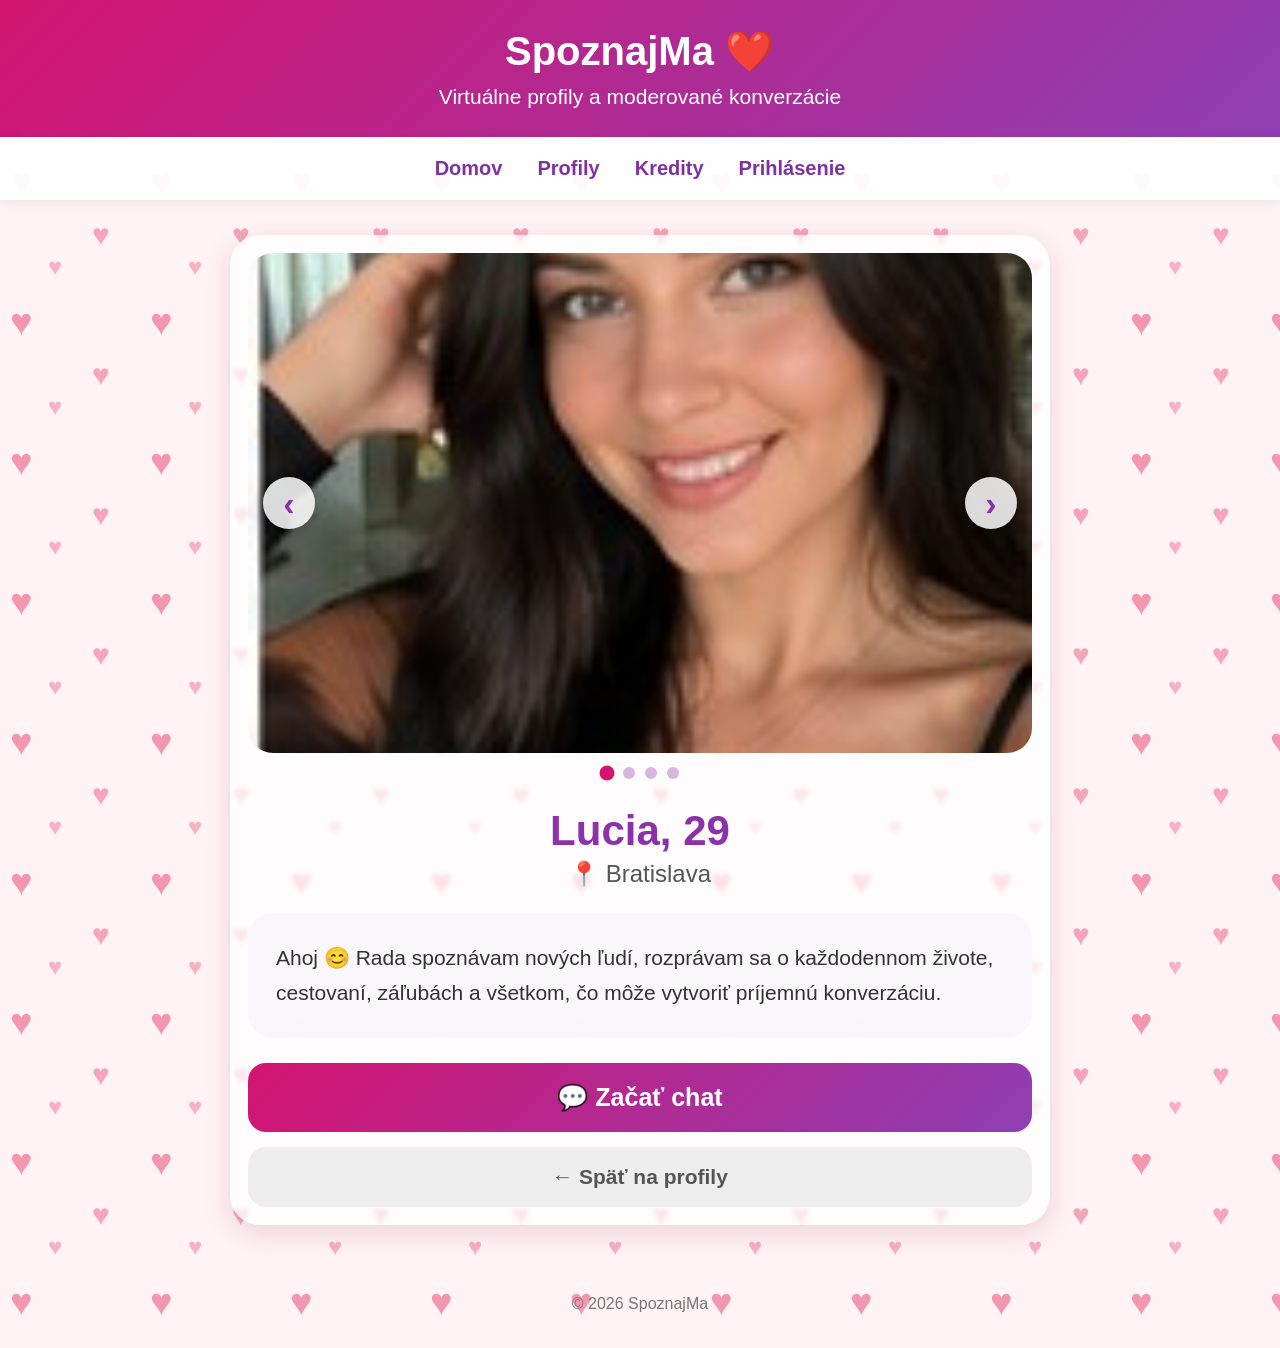
<file: profil.html>
<!DOCTYPE html>
<html lang="sk">
<head>
<meta charset="UTF-8">
<meta name="viewport" content="width=device-width, initial-scale=1.0">

<title>SpoznajMa ❤️</title>

<style>
* {
    box-sizing: border-box;
}

body {
    margin: 0;
    font-family: Arial, sans-serif;
    color: #333;

    background-color: #fff3f6;

    background-image:
        url("data:image/svg+xml,%3Csvg xmlns='http://www.w3.org/2000/svg' width='140' height='140' viewBox='0 0 140 140'%3E%3Ctext x='10' y='55' font-size='38' fill='%23e0003b' fill-opacity='0.38'%3E♥%3C/text%3E%3Ctext x='92' y='105' font-size='30' fill='%23e0003b' fill-opacity='0.32'%3E♥%3C/text%3E%3Ctext x='48' y='135' font-size='24' fill='%23e0003b' fill-opacity='0.27'%3E♥%3C/text%3E%3C/svg%3E");

    background-repeat: repeat;
    background-size: 140px 140px;
    min-height: 100vh;
}

header {
    background: linear-gradient(135deg,#d41470,#8e3fb4);
    color: white;
    text-align: center;
    padding: 28px 15px;
}

header h1 {
    margin: 0;
    font-size: 40px;
}

header p {
    margin: 10px 0 0;
    font-size: 21px;
}

nav {
    background: rgba(255,255,255,.95);
    display: flex;
    justify-content: center;
    gap: 35px;
    padding: 20px 10px;
    box-shadow: 0 3px 12px rgba(0,0,0,.08);
    flex-wrap: wrap;
}

nav a {
    text-decoration: none;
    color: #7e32a2;
    font-weight: bold;
    font-size: 20px;
}

.container {
    max-width: 850px;
    margin: 35px auto;
    padding: 0 15px;
}

.profile-card {
    background: rgba(255,255,255,0.72);
    border-radius: 30px;
    padding: 18px;
    box-shadow: 0 8px 28px rgba(120,30,60,.15);
    text-align: center;
    backdrop-filter: blur(2px);
}

/* FOTOGRAFIA */

.photo-area {
    position: relative;
    width: 100%;
}

.main-photo {
    width: 100%;
    height: 500px;
    object-fit: cover;
    border-radius: 25px;
    display: block;
}

/* ŠÍPKY */

.photo-arrow {
    position: absolute;
    top: 50%;
    transform: translateY(-50%);

    width: 52px;
    height: 52px;

    border: none;
    border-radius: 50%;

    background: rgba(255,255,255,.85);
    color: #8b32a9;

    font-size: 34px;
    font-weight: bold;

    cursor: pointer;

    box-shadow: 0 3px 12px rgba(0,0,0,.20);
}

.photo-arrow.left {
    left: 15px;
}

.photo-arrow.right {
    right: 15px;
}

/* BODKY */

.dots {
    display: flex;
    justify-content: center;
    gap: 10px;
    margin-top: 14px;
}

.dot {
    width: 12px;
    height: 12px;
    border-radius: 50%;
    background: #d7b6df;
    cursor: pointer;
}

.dot.active {
    background: #d41470;
    transform: scale(1.25);
}

/* INFORMÁCIE */

.profile-name {
    color: #8b32a9;
    font-size: 42px;
    margin: 28px 0 5px;
}

.profile-location {
    color: #555;
    font-size: 24px;
    margin: 0 0 25px;
}

.description {
    background: rgba(250,247,251,.94);
    border-radius: 25px;
    padding: 28px;
    text-align: left;
    font-size: 21px;
    line-height: 1.65;
    margin-bottom: 25px;
}

.chat-button {
    display: block;
    width: 100%;
    padding: 20px;
    border-radius: 18px;
    background: linear-gradient(135deg,#d41470,#8e3fb4);
    color: white;
    text-decoration: none;
    font-size: 25px;
    font-weight: bold;
    margin-bottom: 15px;
}

.back-button {
    display: block;
    width: 100%;
    padding: 18px;
    border-radius: 18px;
    background: #eeeeee;
    color: #555;
    text-decoration: none;
    font-size: 21px;
    font-weight: bold;
}

footer {
    text-align: center;
    padding: 35px 20px;
    color: #777;
}

@media (max-width:700px) {

    header h1 {
        font-size: 34px;
    }

    header p {
        font-size: 18px;
    }

    nav {
        gap: 20px;
    }

    nav a {
        font-size: 17px;
    }

    .main-photo {
        height: 430px;
    }

    .photo-arrow {
        width: 46px;
        height: 46px;
        font-size: 29px;
    }

    .profile-name {
        font-size: 36px;
    }

    .profile-location {
        font-size: 20px;
    }

    .description {
        font-size: 19px;
        padding: 22px;
    }

    .chat-button {
        font-size: 22px;
    }
}
</style>
</head>

<body>

<header>
    <h1>SpoznajMa ❤️</h1>
    <p>Virtuálne profily a moderované konverzácie</p>
</header>

<nav>
    <a href="index.html">Domov</a>
    <a href="profily.html">Profily</a>
    <a href="kredity.html">Kredity</a>
    <a href="prihlasenie.html">Prihlásenie</a>
</nav>


<div class="container">

<div class="profile-card">

    <!-- FOTOGRAFIE -->

    <div class="photo-area">

        <img
            id="profileImage"
            class="main-photo"
            src="images/lucia-1.jpg"
            alt="Lucia"
        >

        <button
            class="photo-arrow left"
            onclick="previousPhoto()"
            aria-label="Predchádzajúca fotografia"
        >
            ‹
        </button>

        <button
            class="photo-arrow right"
            onclick="nextPhoto()"
            aria-label="Ďalšia fotografia"
        >
            ›
        </button>

    </div>


    <!-- BODKY -->

    <div class="dots">

        <span
            class="dot active"
            onclick="showPhoto(0)"
        ></span>

        <span
            class="dot"
            onclick="showPhoto(1)"
        ></span>

        <span
            class="dot"
            onclick="showPhoto(2)"
        ></span>

        <span
            class="dot"
            onclick="showPhoto(3)"
        ></span>

    </div>


    <h2
        id="profileName"
        class="profile-name"
    >
        Lucia, 29
    </h2>


    <p
        id="profileLocation"
        class="profile-location"
    >
        📍 Bratislava
    </p>


    <div
        id="profileDescription"
        class="description"
    >
        Ahoj 😊 Rada spoznávam nových ľudí,
        rozprávam sa o každodennom živote,
        cestovaní, záľubách a všetkom,
        čo môže vytvoriť príjemnú konverzáciu.
    </div>


    <a
        id="chatButton"
        class="chat-button"
        href="chat.html?meno=Lucia"
    >
        💬 Začať chat
    </a>


    <a
        class="back-button"
        href="profily.html"
    >
        ← Späť na profily
    </a>

</div>

</div>


<footer>
    © 2026 SpoznajMa
</footer>


<script>

const profiles = {

Lucia: {
    name: "Lucia, 29",
    location: "📍 Bratislava",
    photos: [
        "images/lucia-1.jpg",
        "images/lucia-2.jpg",
        "images/lucia-3.jpg",
        "images/lucia-4.jpg"
    ],
    chatName: "Lucia",
    description:
    "Ahoj 😊 Rada spoznávam nových ľudí, rozprávam sa o každodennom živote, cestovaní, záľubách a všetkom, čo môže vytvoriť príjemnú konverzáciu."
},

Nina: {
    name: "Nina, 31",
    location: "📍 Košice",
    photos: [
        "images/nina-1.jpg",
        "images/nina-2.jpg",
        "images/nina-3.jpg",
        "images/nina-4.jpg"
    ],
    chatName: "Nina",
    description:
    "Ahoj 😊 Som rada, keď sa rozhovor prirodzene rozbehne. Mám rada cestovanie, hudbu, filmy a príjemné večerné rozhovory."
},

Veronika: {
    name: "Veronika, 27",
    location: "📍 Žilina",
    photos: [
        "images/veronika-1.jpg",
        "images/veronika-2.jpg",
        "images/veronika-3.jpg",
        "images/veronika-4.jpg"
    ],
    chatName: "Veronika",
    description:
    "Ahoj 😊 Rada sa smejem, spoznávam zaujímavých ľudí a rozprávam sa o bežných radostiach života."
},

Petra: {
    name: "Petra, 34",
    location: "📍 Trnava",
    photos: [
        "images/petra-1.jpg",
        "images/petra-2.jpg",
        "images/petra-3.jpg",
        "images/petra-4.jpg"
    ],
    chatName: "Petra",
    description:
    "Ahoj 😊 Mám rada pokojné rozhovory, dobré jedlo, výlety a ľudí, s ktorými sa dá otvorene porozprávať."
},

Monika: {
    name: "Monika, 30",
    location: "📍 Nitra",
    photos: [
        "images/monika-1.jpg",
        "images/monika-2.jpg",
        "images/monika-3.jpg",
        "images/monika-4.jpg"
    ],
    chatName: "Monika",
    description:
    "Ahoj 😊 Rada spoznávam nové názory, počúvam príbehy a užívam si príjemnú konverzáciu."
},

Sandra: {
    name: "Sandra, 26",
    location: "📍 Banská Bystrica",
    photos: [
        "images/sandra-1.jpg",
        "images/sandra-2.jpg",
        "images/sandra-3.jpg",
        "images/sandra-4.jpg"
    ],
    chatName: "Sandra",
    description:
    "Ahoj 😊 Som spoločenská a rada sa rozprávam o cestovaní, hudbe, filmoch a každodennom živote."
},

Katarína: {
    name: "Katarína, 32",
    location: "📍 Prešov",
    photos: [
        "images/katarina-1.jpg",
        "images/katarina-2.jpg",
        "images/katarina-3.jpg",
        "images/katarina-4.jpg"
    ],
    chatName: "Katarína",
    description:
    "Ahoj 😊 Mám rada úprimné a príjemné rozhovory, pri ktorých človek zabudne na čas."
},

Simona: {
    name: "Simona, 28",
    location: "📍 Poprad",
    photos: [
        "images/simona-1.jpg",
        "images/simona-2.jpg",
        "images/simona-3.jpg",
        "images/simona-4.jpg"
    ],
    chatName: "Simona",
    description:
    "Ahoj 😊 Rada cestujem, objavujem nové miesta a spoznávam ľudí s rôznymi záujmami."
},

Alexandra: {
    name: "Alexandra, 30",
    location: "📍 Trenčín · Trans žena",
    photos: [
        "images/alexandra-1.jpg",
        "images/alexandra-2.jpg",
        "images/alexandra-3.jpg",
        "images/alexandra-4.jpg"
    ],
    chatName: "Alexandra",
    description:
    "Ahoj 😊 Som trans žena a rada spoznávam nových ľudí. Mám rada otvorené, rešpektujúce a príjemné rozhovory."
},

Bianka: {
    name: "Bianka, 28",
    location: "📍 Zvolen · Bisexuálna žena",
    photos: [
        "images/bianka-1.jpg",
        "images/bianka-2.jpg",
        "images/bianka-3.jpg",
        "images/bianka-4.jpg"
    ],
    chatName: "Bianka",
    description:
    "Ahoj 😊 Som bisexuálna žena a rada spoznávam zaujímavých ľudí. Mám rada otvorené rozhovory a príjemnú spoločnosť."
}

};


/* VYBRANÝ PROFIL */

const params =
new URLSearchParams(window.location.search);

const meno =
params.get("meno") || "Lucia";

const profile =
profiles[meno] || profiles.Lucia;


/* PRVKY */

const image =
document.getElementById("profileImage");

const dots =
document.querySelectorAll(".dot");

let currentPhoto = 0;


/* NASTAVENIE PROFILU */

document.getElementById("profileName").textContent =
profile.name;

document.getElementById("profileLocation").textContent =
profile.location;

document.getElementById("profileDescription").textContent =
profile.description;

document.getElementById("chatButton").href =
"chat.html?meno=" +
encodeURIComponent(profile.chatName);


/* FOTKA */

function showPhoto(index) {

    if (index < 0) {
        index = profile.photos.length - 1;
    }

    if (index >= profile.photos.length) {
        index = 0;
    }

    currentPhoto = index;

    image.src =
        profile.photos[currentPhoto];

    image.alt =
        profile.chatName;

    dots.forEach(function(dot, i) {

        dot.classList.toggle(
            "active",
            i === currentPhoto
        );

    });
}


/* ĎALŠIA */

function nextPhoto() {

    showPhoto(currentPhoto + 1);

}


/* PREDCHÁDZAJÚCA */

function previousPhoto() {

    showPhoto(currentPhoto - 1);

}


/* ZAČIATOK */

showPhoto(0);


/* PREPÍNANIE KLÁVESNICOU */

document.addEventListener(
    "keydown",
    function(event) {

        if (event.key === "ArrowRight") {
            nextPhoto();
        }

        if (event.key === "ArrowLeft") {
            previousPhoto();
        }

    }
);

</script>

</body>
</html>
</file>
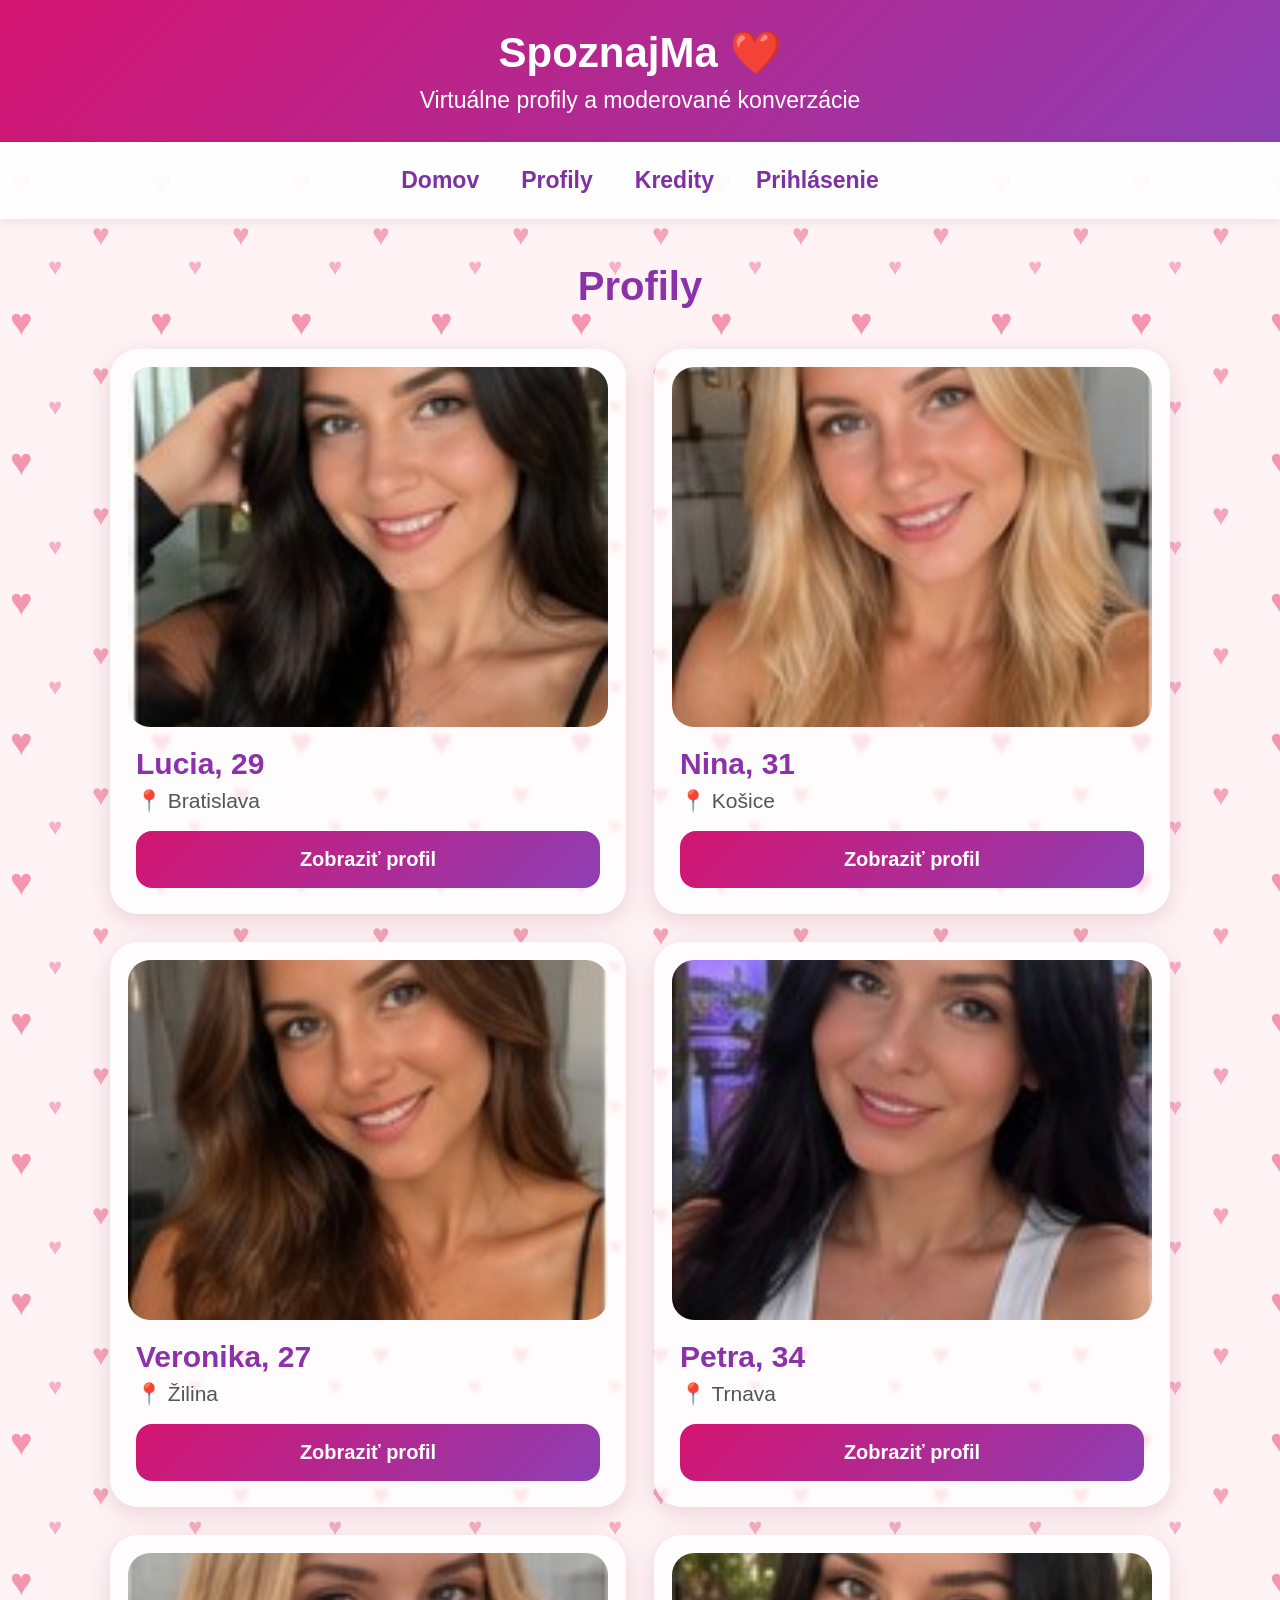
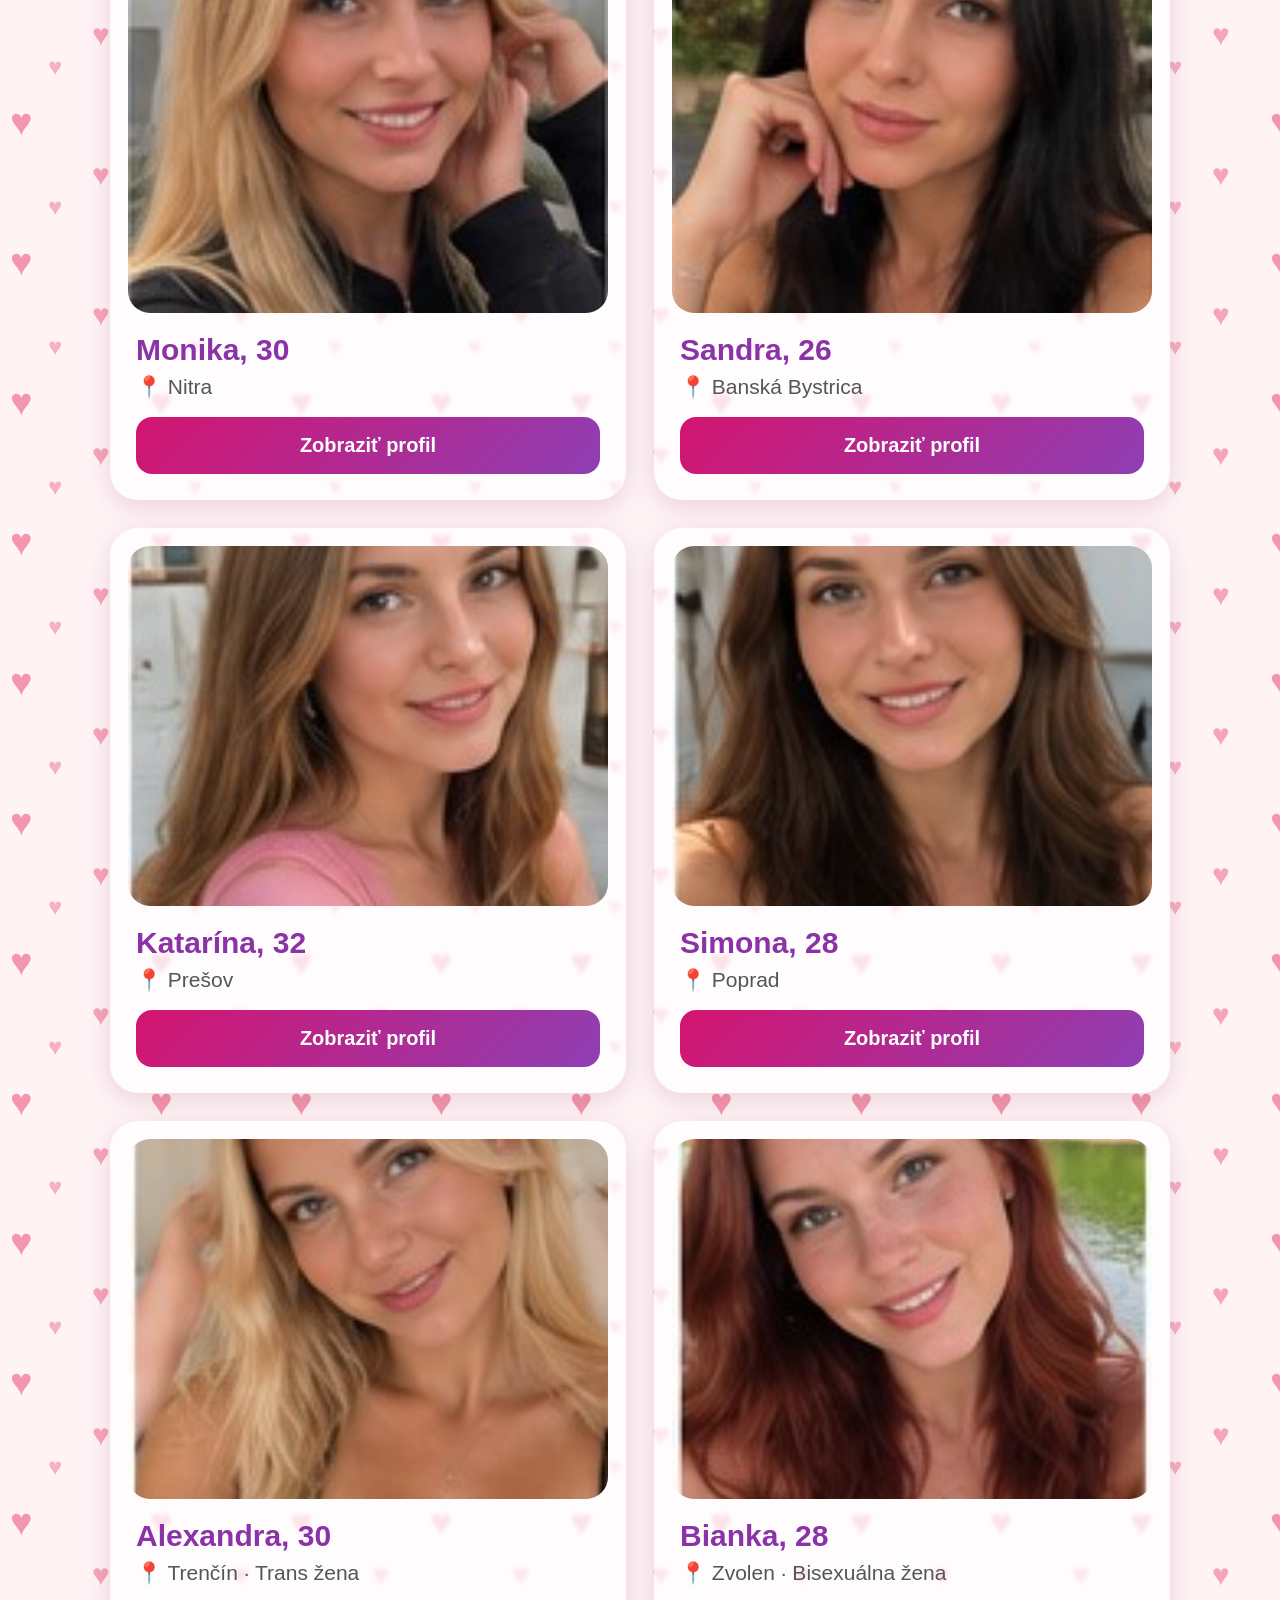
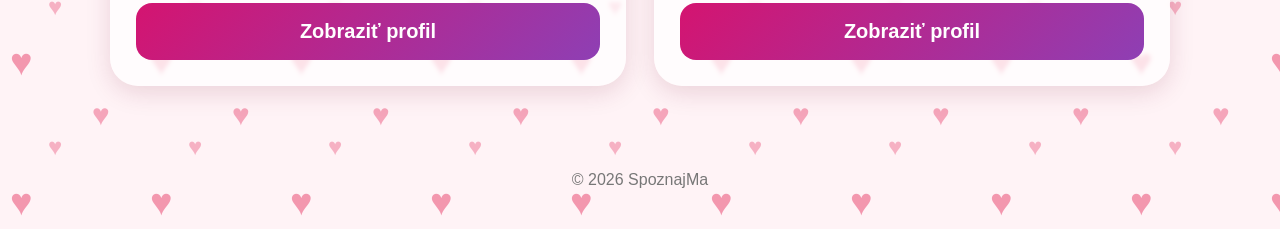
<file: profily.html>
<!DOCTYPE html>
<html lang="sk">
<head>
<meta charset="UTF-8">
<meta name="viewport" content="width=device-width, initial-scale=1.0">
<title>Profily – SpoznajMa ❤️</title>

<style>
* {
    box-sizing: border-box;
}

body {
    margin: 0;
    font-family: Arial, sans-serif;
    color: #333;

    background-color: #fff3f6;

    background-image:
        url("data:image/svg+xml,%3Csvg xmlns='http://www.w3.org/2000/svg' width='140' height='140' viewBox='0 0 140 140'%3E%3Ctext x='10' y='55' font-size='38' fill='%23e0003b' fill-opacity='0.38'%3E♥%3C/text%3E%3Ctext x='92' y='105' font-size='30' fill='%23e0003b' fill-opacity='0.32'%3E♥%3C/text%3E%3Ctext x='48' y='135' font-size='24' fill='%23e0003b' fill-opacity='0.27'%3E♥%3C/text%3E%3C/svg%3E");

    background-repeat: repeat;
    background-size: 140px 140px;
    min-height: 100vh;
}

header {
    background: linear-gradient(135deg,#d41470,#8e3fb4);
    color: white;
    text-align: center;
    padding: 28px 15px;
}

header h1 {
    margin: 0;
    font-size: 42px;
}

header p {
    margin: 10px 0 0;
    font-size: 23px;
}

nav {
    background: rgba(255,255,255,.95);
    display: flex;
    justify-content: center;
    gap: 42px;
    padding: 25px 10px;
    box-shadow: 0 3px 12px rgba(0,0,0,.08);
    flex-wrap: wrap;
}

nav a {
    text-decoration: none;
    color: #7e32a2;
    font-weight: bold;
    font-size: 23px;
}

.container {
    max-width: 1100px;
    margin: 45px auto;
    padding: 0 20px;
}

h2.page-title {
    text-align: center;
    color: #8b32a9;
    font-size: 40px;
    margin-bottom: 40px;
}

.profiles {
    display: grid;
    grid-template-columns: repeat(2,1fr);
    gap: 28px;
}

.profile-card {
    background: rgba(255,255,255,0.72);
    border-radius: 28px;
    padding: 18px;
    box-shadow: 0 7px 25px rgba(120,30,60,.15);
    backdrop-filter: blur(2px);
}

.profile-card img {
    width: 100%;
    height: 360px;
    object-fit: cover;
    border-radius: 22px;
    display: block;
}

.profile-info {
    padding: 20px 8px 8px;
}

.profile-info h3 {
    margin: 0;
    color: #8b32a9;
    font-size: 30px;
}

.profile-info p {
    color: #555;
    font-size: 21px;
    margin: 8px 0 18px;
}

.profile-button {
    display: block;
    width: 100%;
    padding: 17px;
    border-radius: 16px;
    background: linear-gradient(135deg,#d41470,#8e3fb4);
    color: white;
    text-align: center;
    text-decoration: none;
    font-size: 20px;
    font-weight: bold;
}

footer {
    text-align: center;
    padding: 40px 20px;
    color: #777;
}

@media (max-width:700px) {

    header h1 {
        font-size: 36px;
    }

    header p {
        font-size: 20px;
    }

    nav {
        gap: 24px;
    }

    nav a {
        font-size: 19px;
    }

    .profiles {
        grid-template-columns: 1fr;
    }

    .profile-card img {
        height: 420px;
    }
}
</style>
</head>

<body>

<header>
    <h1>SpoznajMa ❤️</h1>
    <p>Virtuálne profily a moderované konverzácie</p>
</header>

<nav>
    <a href="index.html">Domov</a>
    <a href="profily.html">Profily</a>
    <a href="kredity.html">Kredity</a>
    <a href="prihlasenie.html">Prihlásenie</a>
</nav>

<div class="container">

<h2 class="page-title">Profily</h2>

<div class="profiles">

<div class="profile-card">
<img src="images/lucia-1.jpg" alt="Lucia">
<div class="profile-info">
<h3>Lucia, 29</h3>
<p>📍 Bratislava</p>
<a class="profile-button" href="profil.html?meno=Lucia">
Zobraziť profil
</a>
</div>
</div>

<div class="profile-card">
<img src="images/nina-1.jpg" alt="Nina">
<div class="profile-info">
<h3>Nina, 31</h3>
<p>📍 Košice</p>
<a class="profile-button" href="profil.html?meno=Nina">
Zobraziť profil
</a>
</div>
</div>

<div class="profile-card">
<img src="images/veronika-1.jpg" alt="Veronika">
<div class="profile-info">
<h3>Veronika, 27</h3>
<p>📍 Žilina</p>
<a class="profile-button" href="profil.html?meno=Veronika">
Zobraziť profil
</a>
</div>
</div>

<div class="profile-card">
<img src="images/petra-1.jpg" alt="Petra">
<div class="profile-info">
<h3>Petra, 34</h3>
<p>📍 Trnava</p>
<a class="profile-button" href="profil.html?meno=Petra">
Zobraziť profil
</a>
</div>
</div>

<div class="profile-card">
<img src="images/monika-1.jpg" alt="Monika">
<div class="profile-info">
<h3>Monika, 30</h3>
<p>📍 Nitra</p>
<a class="profile-button" href="profil.html?meno=Monika">
Zobraziť profil
</a>
</div>
</div>

<div class="profile-card">
<img src="images/sandra-1.jpg" alt="Sandra">
<div class="profile-info">
<h3>Sandra, 26</h3>
<p>📍 Banská Bystrica</p>
<a class="profile-button" href="profil.html?meno=Sandra">
Zobraziť profil
</a>
</div>
</div>

<div class="profile-card">
<img src="images/katarina-1.jpg" alt="Katarína">
<div class="profile-info">
<h3>Katarína, 32</h3>
<p>📍 Prešov</p>
<a class="profile-button" href="profil.html?meno=Katarína">
Zobraziť profil
</a>
</div>
</div>

<div class="profile-card">
<img src="images/simona-1.jpg" alt="Simona">
<div class="profile-info">
<h3>Simona, 28</h3>
<p>📍 Poprad</p>
<a class="profile-button" href="profil.html?meno=Simona">
Zobraziť profil
</a>
</div>
</div>

<div class="profile-card">
<img src="images/alexandra-1.jpg" alt="Alexandra">
<div class="profile-info">
<h3>Alexandra, 30</h3>
<p>📍 Trenčín · Trans žena</p>
<a class="profile-button" href="profil.html?meno=Alexandra">
Zobraziť profil
</a>
</div>
</div>

<div class="profile-card">
<img src="images/bianka-1.jpg" alt="Bianka">
<div class="profile-info">
<h3>Bianka, 28</h3>
<p>📍 Zvolen · Bisexuálna žena</p>
<a class="profile-button" href="profil.html?meno=Bianka">
Zobraziť profil
</a>
</div>
</div>

</div>
</div>

<footer>
© 2026 SpoznajMa
</footer>

</body>
</html>
</file>
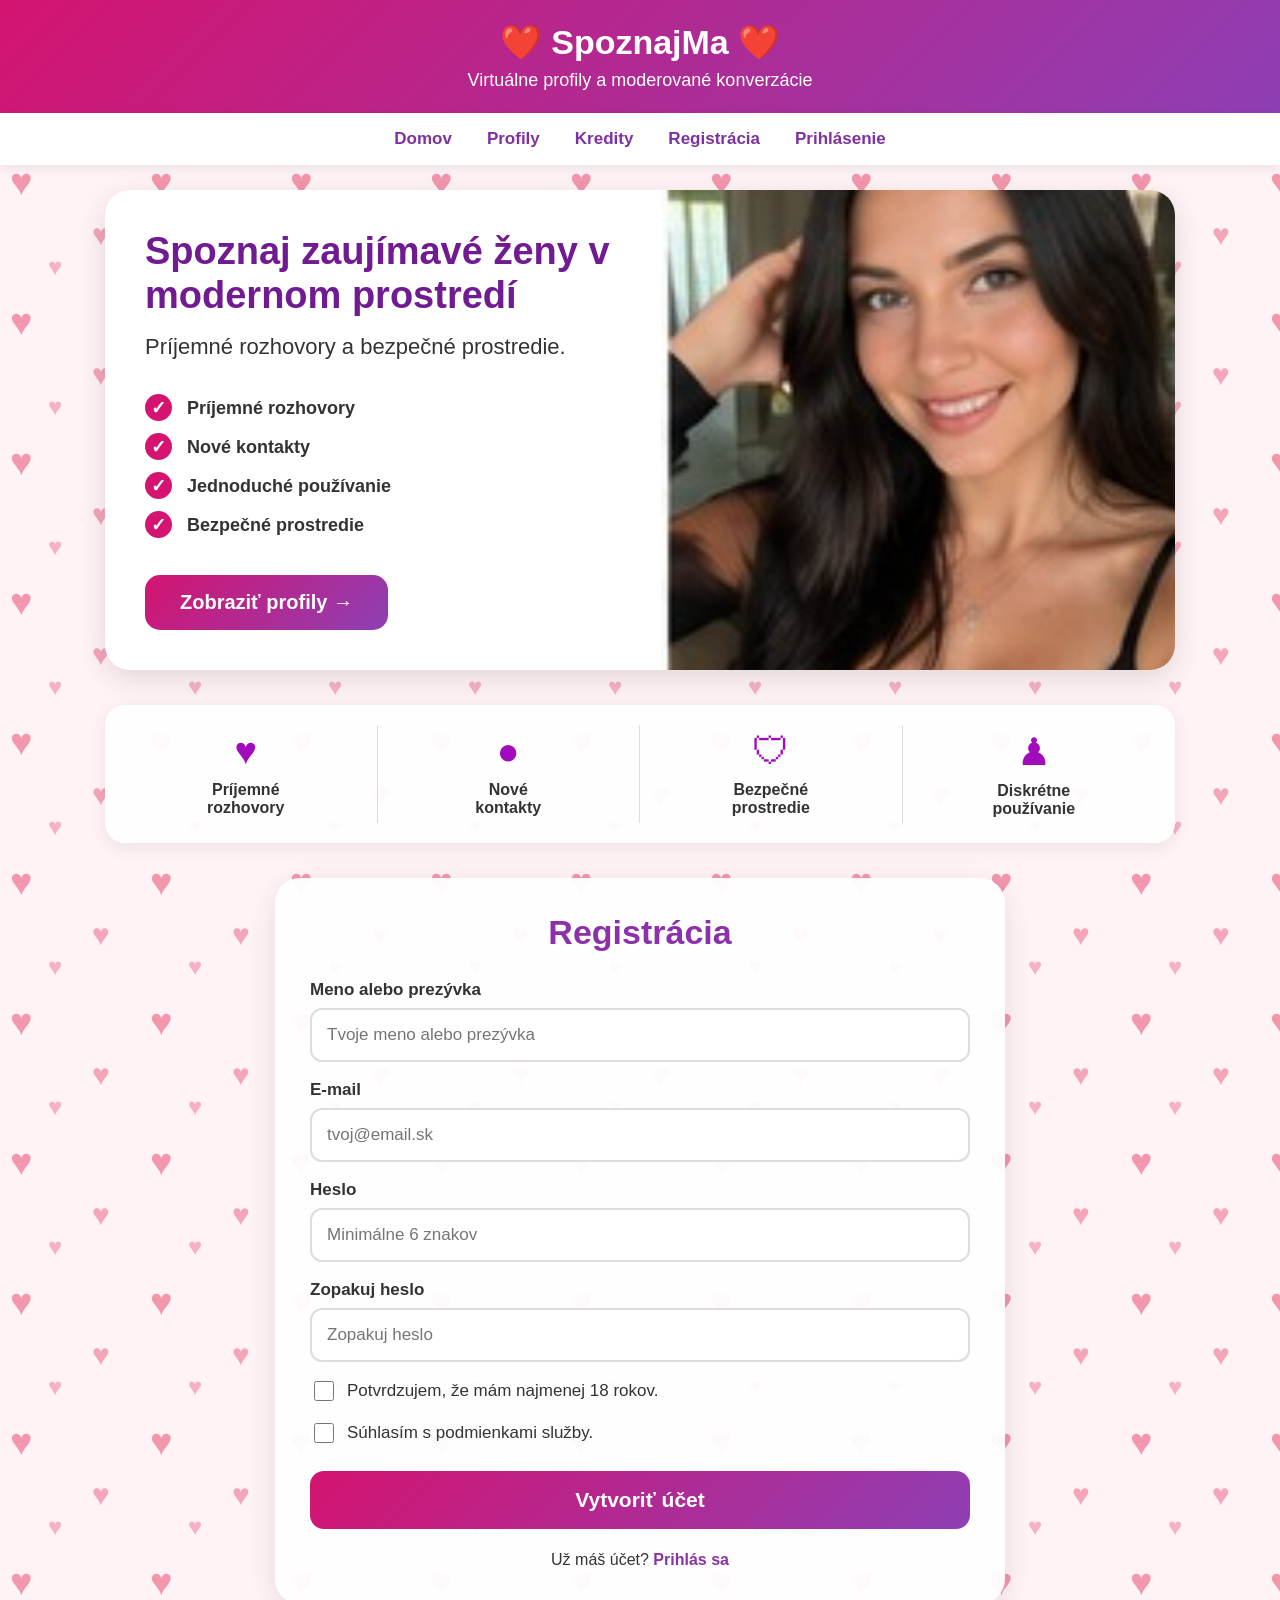
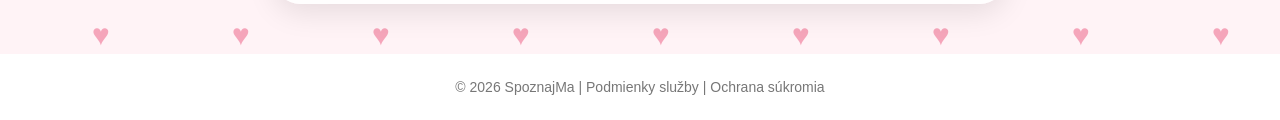
<file: registracia.html>
<!DOCTYPE html>
<html lang="sk">
<head>
<meta charset="UTF-8">
<meta name="viewport" content="width=device-width, initial-scale=1.0">
<title>Registrácia – SpoznajMa</title>

<style>
* {
    box-sizing: border-box;
}

body {
    margin: 0;
    font-family: Arial, sans-serif;
    color: #333;
    background-color: #fff3f6;
    background-image:
        url("data:image/svg+xml,%3Csvg xmlns='http://www.w3.org/2000/svg' width='140' height='140' viewBox='0 0 140 140'%3E%3Ctext x='10' y='55' font-size='38' fill='%23e0003b' fill-opacity='0.38'%3E♥%3C/text%3E%3Ctext x='92' y='105' font-size='30' fill='%23e0003b' fill-opacity='0.32'%3E♥%3C/text%3E%3Ctext x='48' y='135' font-size='24' fill='%23e0003b' fill-opacity='0.27'%3E♥%3C/text%3E%3C/svg%3E");
    background-repeat: repeat;
    background-size: 140px 140px;
    min-height: 100vh;
}

header {
    background: linear-gradient(135deg, #d41470, #8e3fb4);
    color: white;
    text-align: center;
    padding: 22px 15px;
}

header h1 {
    margin: 0;
    font-size: 34px;
}

header p {
    margin: 8px 0 0;
    font-size: 18px;
}

nav {
    background: white;
    display: flex;
    justify-content: center;
    gap: 35px;
    padding: 16px 10px;
    box-shadow: 0 3px 12px rgba(0,0,0,.08);
    flex-wrap: wrap;
}

nav a {
    text-decoration: none;
    color: #7e32a2;
    font-weight: bold;
    font-size: 17px;
}

/* PREZENTÁCIA */

.hero {
    max-width: 1100px;
    margin: 25px auto 35px;
    padding: 0 15px;
}

.hero-box {
    background: white;
    border-radius: 25px;
    overflow: hidden;
    box-shadow: 0 8px 30px rgba(0,0,0,.12);
    display: flex;
    min-height: 430px;
}

.hero-text {
    width: 52%;
    padding: 40px;
    display: flex;
    flex-direction: column;
    justify-content: center;
}

.hero-text h2 {
    color: #701b91;
    font-size: 38px;
    line-height: 1.15;
    margin: 0 0 15px;
}

.hero-text p {
    font-size: 22px;
    line-height: 1.35;
    margin: 0 0 20px;
}

.features {
    margin: 0 0 25px;
    padding: 0;
    list-style: none;
}

.features li {
    font-size: 18px;
    margin: 12px 0;
    font-weight: bold;
}

.check {
    display: inline-flex;
    width: 27px;
    height: 27px;
    border-radius: 50%;
    background: #d41470;
    color: white;
    align-items: center;
    justify-content: center;
    margin-right: 10px;
}

.hero-button {
    display: inline-block;
    width: fit-content;
    text-decoration: none;
    color: white;
    font-size: 20px;
    font-weight: bold;
    padding: 16px 35px;
    border-radius: 15px;
    background: linear-gradient(135deg, #d41470, #8e3fb4);
}

.hero-image {
    width: 48%;
    min-height: 430px;
    background-image: url("images/lucia-1.jpg");
    background-size: cover;
    background-position: center;
}

/* IKONY */

.benefits {
    max-width: 1100px;
    margin: 0 auto 35px;
    padding: 0 15px;
}

.benefits-box {
    background: rgba(255,255,255,.94);
    border-radius: 20px;
    padding: 20px 10px;
    display: grid;
    grid-template-columns: repeat(4, 1fr);
    box-shadow: 0 5px 20px rgba(0,0,0,.08);
}

.benefit {
    text-align: center;
    padding: 5px 10px;
    border-right: 1px solid #ddd;
}

.benefit:last-child {
    border-right: none;
}

.benefit-icon {
    font-size: 38px;
    color: #a20bbd;
}

.benefit strong {
    display: block;
    margin-top: 8px;
    font-size: 16px;
}

/* REGISTRÁCIA */

.container {
    max-width: 760px;
    margin: 0 auto 50px;
    padding: 0 15px;
}

.card {
    background: rgba(255,255,255,.94);
    border-radius: 25px;
    padding: 35px;
    box-shadow: 0 8px 30px rgba(0,0,0,.10);
}

h3 {
    text-align: center;
    color: #8b32a9;
    font-size: 34px;
    margin: 0 0 28px;
}

label {
    display: block;
    font-size: 17px;
    font-weight: bold;
    margin: 18px 0 8px;
}

input {
    width: 100%;
    padding: 15px;
    border: 2px solid #ddd;
    border-radius: 12px;
    font-size: 17px;
    outline: none;
}

input:focus {
    border-color: #9b3bb5;
}

.check-row {
    display: flex;
    align-items: center;
    gap: 10px;
    margin-top: 16px;
    font-size: 15px;
}

.check-row input {
    width: 20px;
    height: 20px;
}

.check-row label {
    margin: 0;
    font-weight: normal;
}

button {
    width: 100%;
    margin-top: 25px;
    padding: 17px;
    border: none;
    border-radius: 14px;
    background: linear-gradient(135deg, #d41470, #8e3fb4);
    color: white;
    font-size: 21px;
    font-weight: bold;
    cursor: pointer;
}

.message {
    text-align: center;
    margin-top: 18px;
    font-size: 17px;
    font-weight: bold;
}

.bottom {
    text-align: center;
    margin-top: 22px;
    font-size: 16px;
}

.bottom a {
    color: #8b32a9;
    font-weight: bold;
    text-decoration: none;
}

footer {
    text-align: center;
    padding: 25px 10px;
    background: white;
    color: #777;
    font-size: 14px;
}

/* MOBIL */

@media (max-width: 700px) {

    header h1 {
        font-size: 30px;
    }

    nav {
        gap: 18px;
    }

    nav a {
        font-size: 15px;
    }

    .hero-box {
        flex-direction: column;
    }

    .hero-text {
        width: 100%;
        padding: 28px 24px;
    }

    .hero-text h2 {
        font-size: 31px;
    }

    .hero-text p {
        font-size: 19px;
    }

    .hero-image {
        width: 100%;
        min-height: 360px;
    }

    .benefits-box {
        grid-template-columns: repeat(2, 1fr);
    }

    .benefit {
        margin: 8px 0;
        border-right: none;
    }

    .card {
        padding: 25px 20px;
    }

    h3 {
        font-size: 30px;
    }
}
</style>
</head>

<body>

<header>
    <h1>❤️ SpoznajMa ❤️</h1>
    <p>Virtuálne profily a moderované konverzácie</p>
</header>

<nav>
    <a href="index.html">Domov</a>
    <a href="profily.html">Profily</a>
    <a href="kredity.html">Kredity</a>
    <a href="registracia.html">Registrácia</a>
    <a href="prihlasenie.html">Prihlásenie</a>
</nav>


<!-- PREZENTAČNÁ PONUKA -->

<section class="hero">

    <div class="hero-box">

        <div class="hero-text">

            <h2>
                Spoznaj zaujímavé ženy
                v modernom prostredí
            </h2>

            <p>
                Príjemné rozhovory
                a bezpečné prostredie.
            </p>

            <ul class="features">

                <li>
                    <span class="check">✓</span>
                    Príjemné rozhovory
                </li>

                <li>
                    <span class="check">✓</span>
                    Nové kontakty
                </li>

                <li>
                    <span class="check">✓</span>
                    Jednoduché používanie
                </li>

                <li>
                    <span class="check">✓</span>
                    Bezpečné prostredie
                </li>

            </ul>

            <a class="hero-button" href="profily.html">
                Zobraziť profily →
            </a>

        </div>

        <div class="hero-image"></div>

    </div>

</section>


<!-- VÝHODY -->

<section class="benefits">

    <div class="benefits-box">

        <div class="benefit">
            <div class="benefit-icon">♥</div>
            <strong>Príjemné<br>rozhovory</strong>
        </div>

        <div class="benefit">
            <div class="benefit-icon">●</div>
            <strong>Nové<br>kontakty</strong>
        </div>

        <div class="benefit">
            <div class="benefit-icon">🛡</div>
            <strong>Bezpečné<br>prostredie</strong>
        </div>

        <div class="benefit">
            <div class="benefit-icon">♟</div>
            <strong>Diskrétne<br>používanie</strong>
        </div>

    </div>

</section>


<!-- REGISTRÁCIA -->

<div class="container">

    <div class="card">

        <h3>Registrácia</h3>

        <form id="registerForm">

            <label for="username">
                Meno alebo prezývka
            </label>

            <input
                type="text"
                id="username"
                placeholder="Tvoje meno alebo prezývka"
                required
            >


            <label for="email">
                E-mail
            </label>

            <input
                type="email"
                id="email"
                placeholder="tvoj@email.sk"
                required
            >


            <label for="password">
                Heslo
            </label>

            <input
                type="password"
                id="password"
                placeholder="Minimálne 6 znakov"
                minlength="6"
                required
            >


            <label for="password2">
                Zopakuj heslo
            </label>

            <input
                type="password"
                id="password2"
                placeholder="Zopakuj heslo"
                minlength="6"
                required
            >


            <div class="check-row">

                <input
                    type="checkbox"
                    id="age"
                    required
                >

                <label for="age">
                    Potvrdzujem, že mám najmenej 18 rokov.
                </label>

            </div>


            <div class="check-row">

                <input
                    type="checkbox"
                    id="terms"
                    required
                >

                <label for="terms">
                    Súhlasím s podmienkami služby.
                </label>

            </div>


            <button type="submit">
                Vytvoriť účet
            </button>

        </form>


        <div class="message" id="message"></div>


        <div class="bottom">
            Už máš účet?
            <a href="prihlasenie.html">
                Prihlás sa
            </a>
        </div>

    </div>

</div>


<footer>
    © 2026 SpoznajMa |
    Podmienky služby |
    Ochrana súkromia
</footer>


<script>

document
.getElementById("registerForm")
.addEventListener("submit", function(e) {

    e.preventDefault();

    const username =
        document.getElementById("username").value.trim();

    const email =
        document.getElementById("email").value.trim();

    const password =
        document.getElementById("password").value;

    const password2 =
        document.getElementById("password2").value;

    const message =
        document.getElementById("message");


    if (password.length < 6) {

        message.textContent =
            "Heslo musí mať aspoň 6 znakov.";

        return;
    }


    if (password !== password2) {

        message.textContent =
            "Heslá sa nezhodujú.";

        return;
    }


    /*
       Zatiaľ zachovávame existujúci systém
       s 2 bezplatnými kreditmi.
    */

    localStorage.setItem(
        "spoznajma_username",
        username
    );

    localStorage.setItem(
        "spoznajma_email",
        email
    );

    localStorage.setItem(
        "spoznajma_password",
        password
    );

    localStorage.setItem(
        "spoznajma_credits",
        "2"
    );


    message.textContent =
        "Účet bol vytvorený. Máš 2 kredity.";


    setTimeout(function() {

        window.location.href =
            "prihlasenie.html";

    }, 1000);

});

</script>

</body>
</html>
</file>
